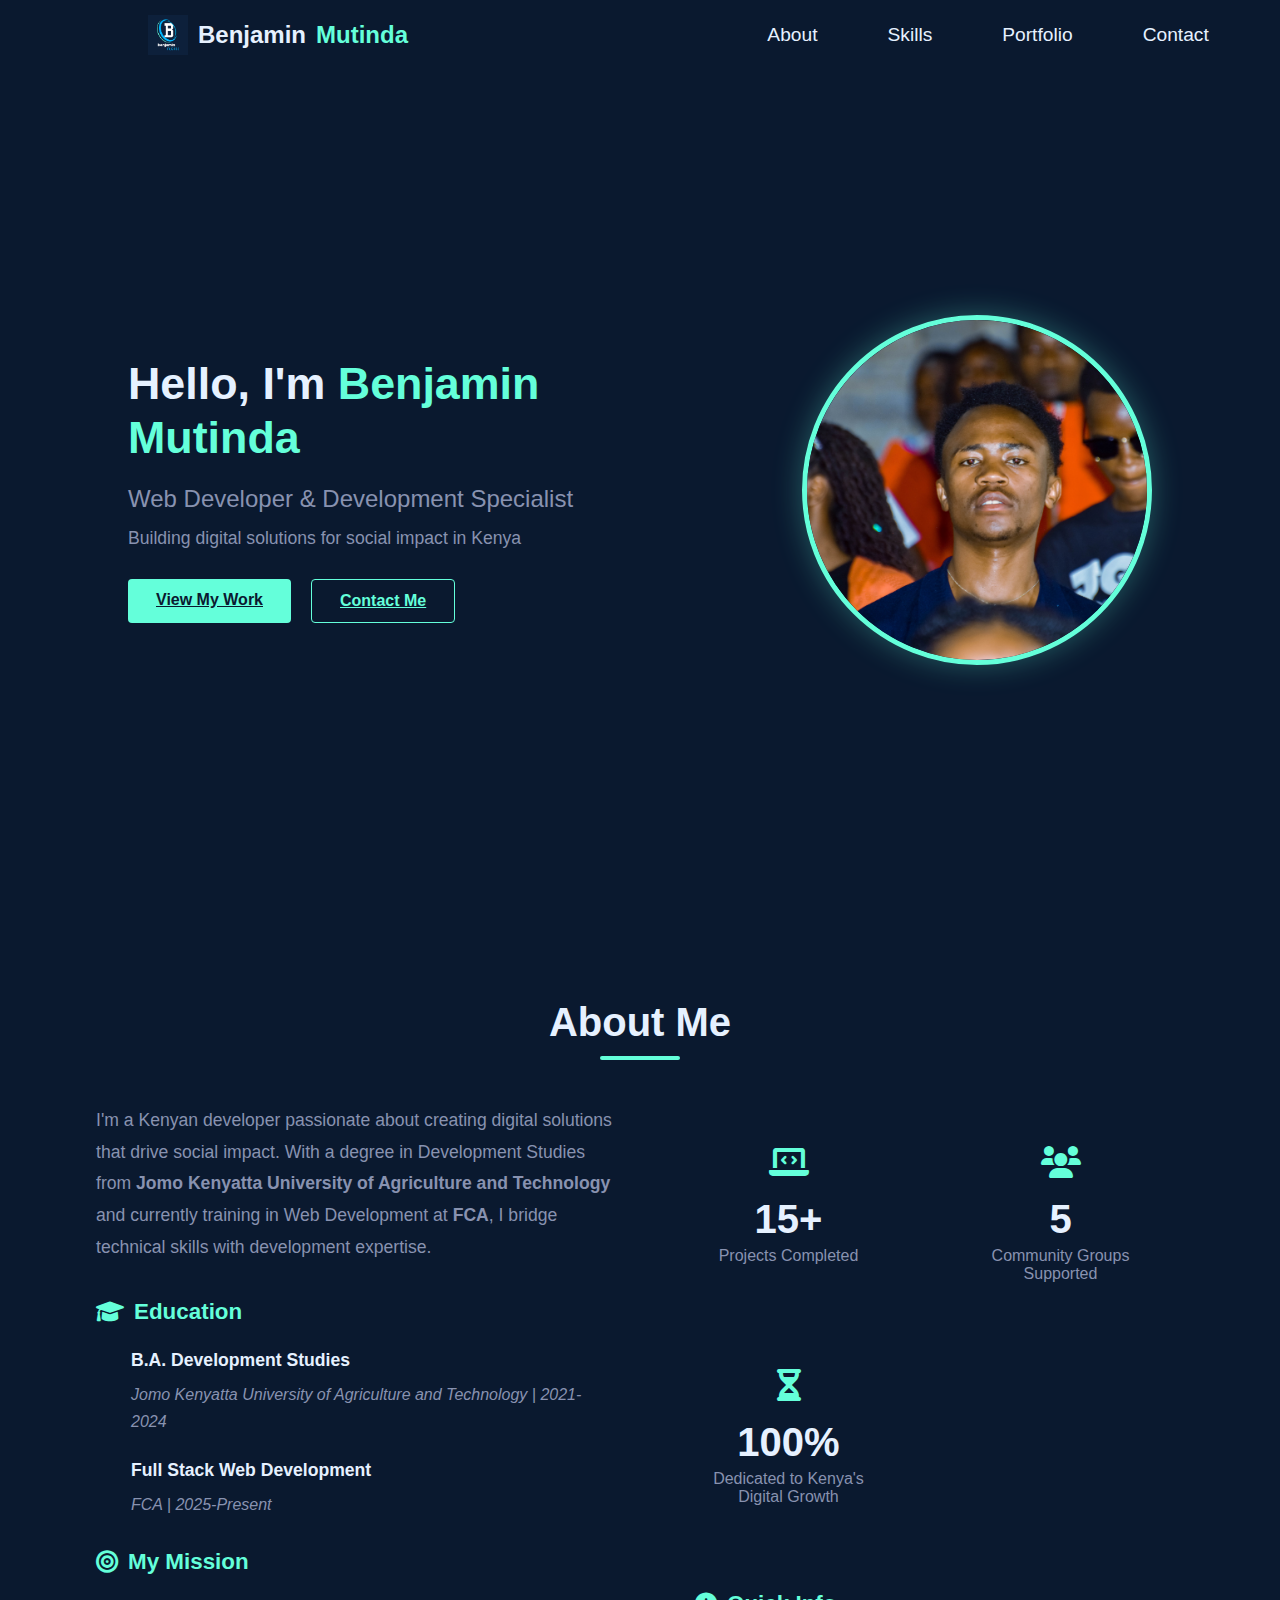
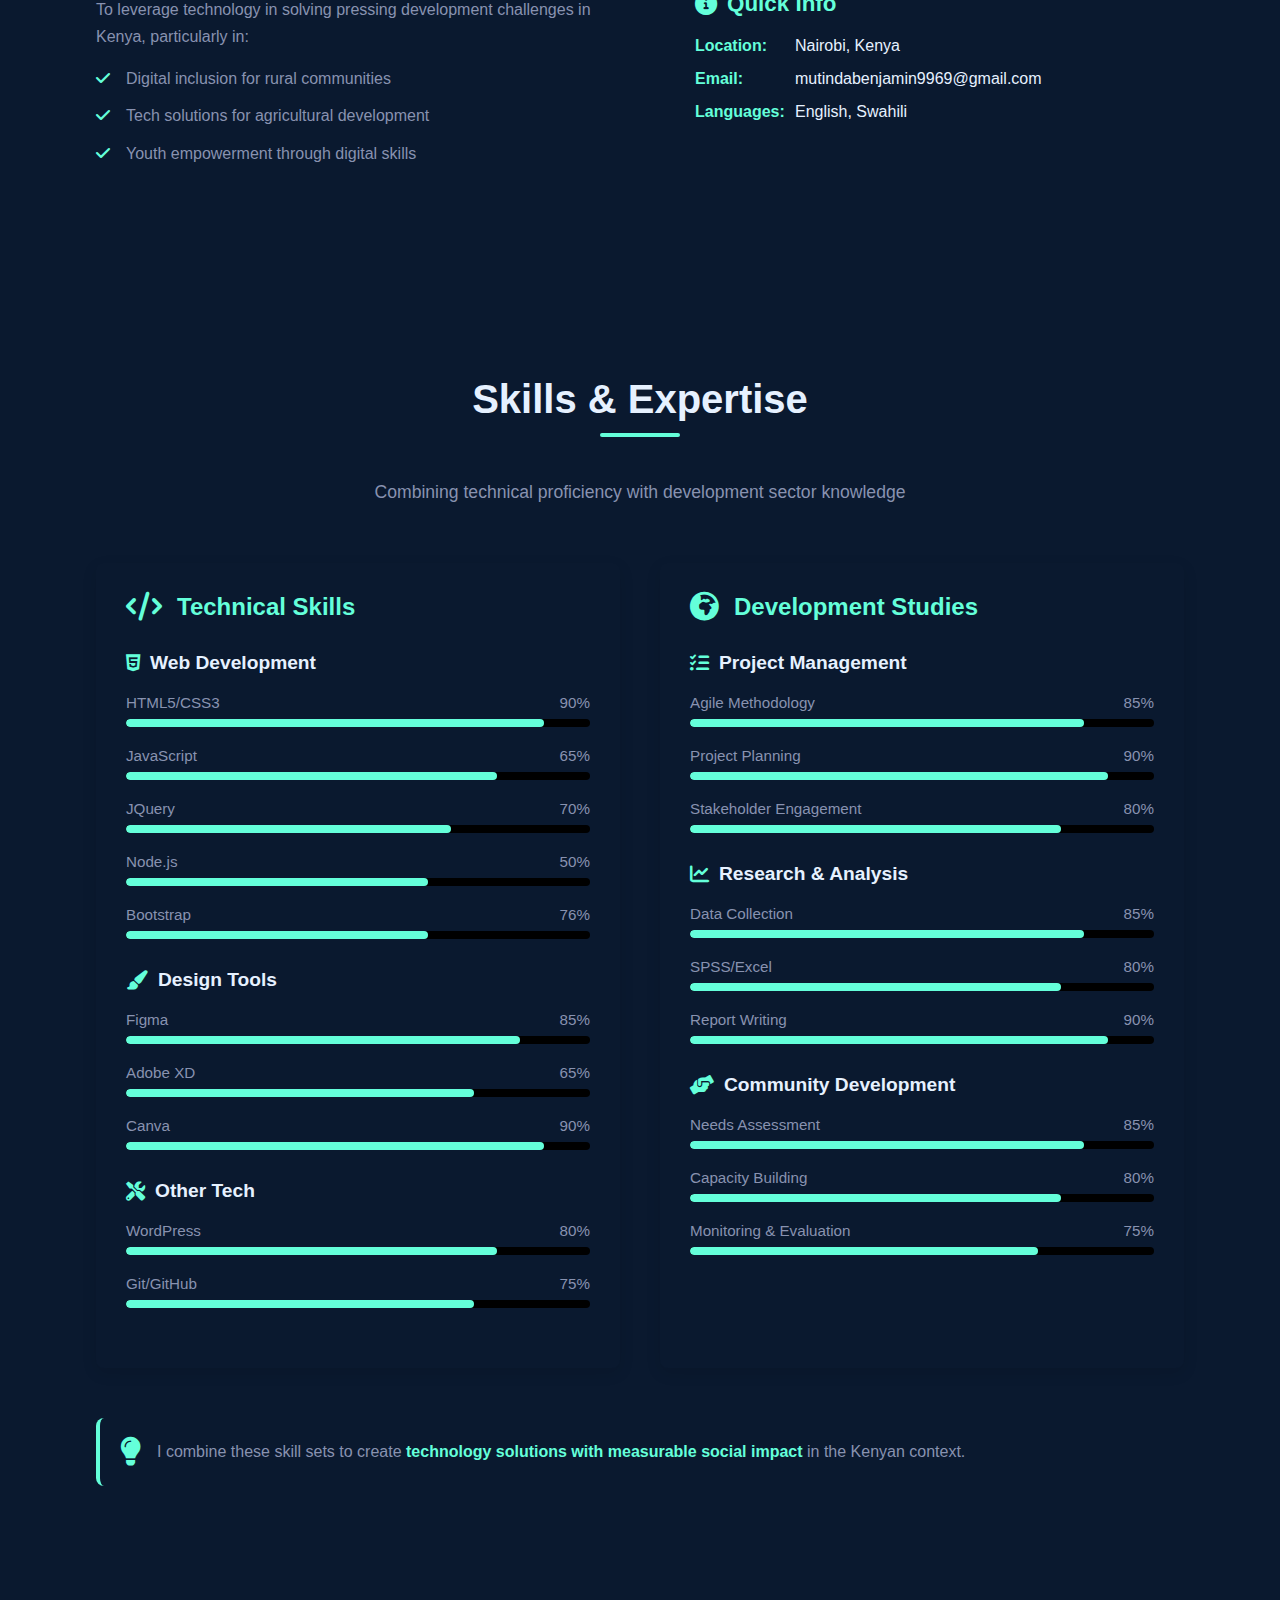
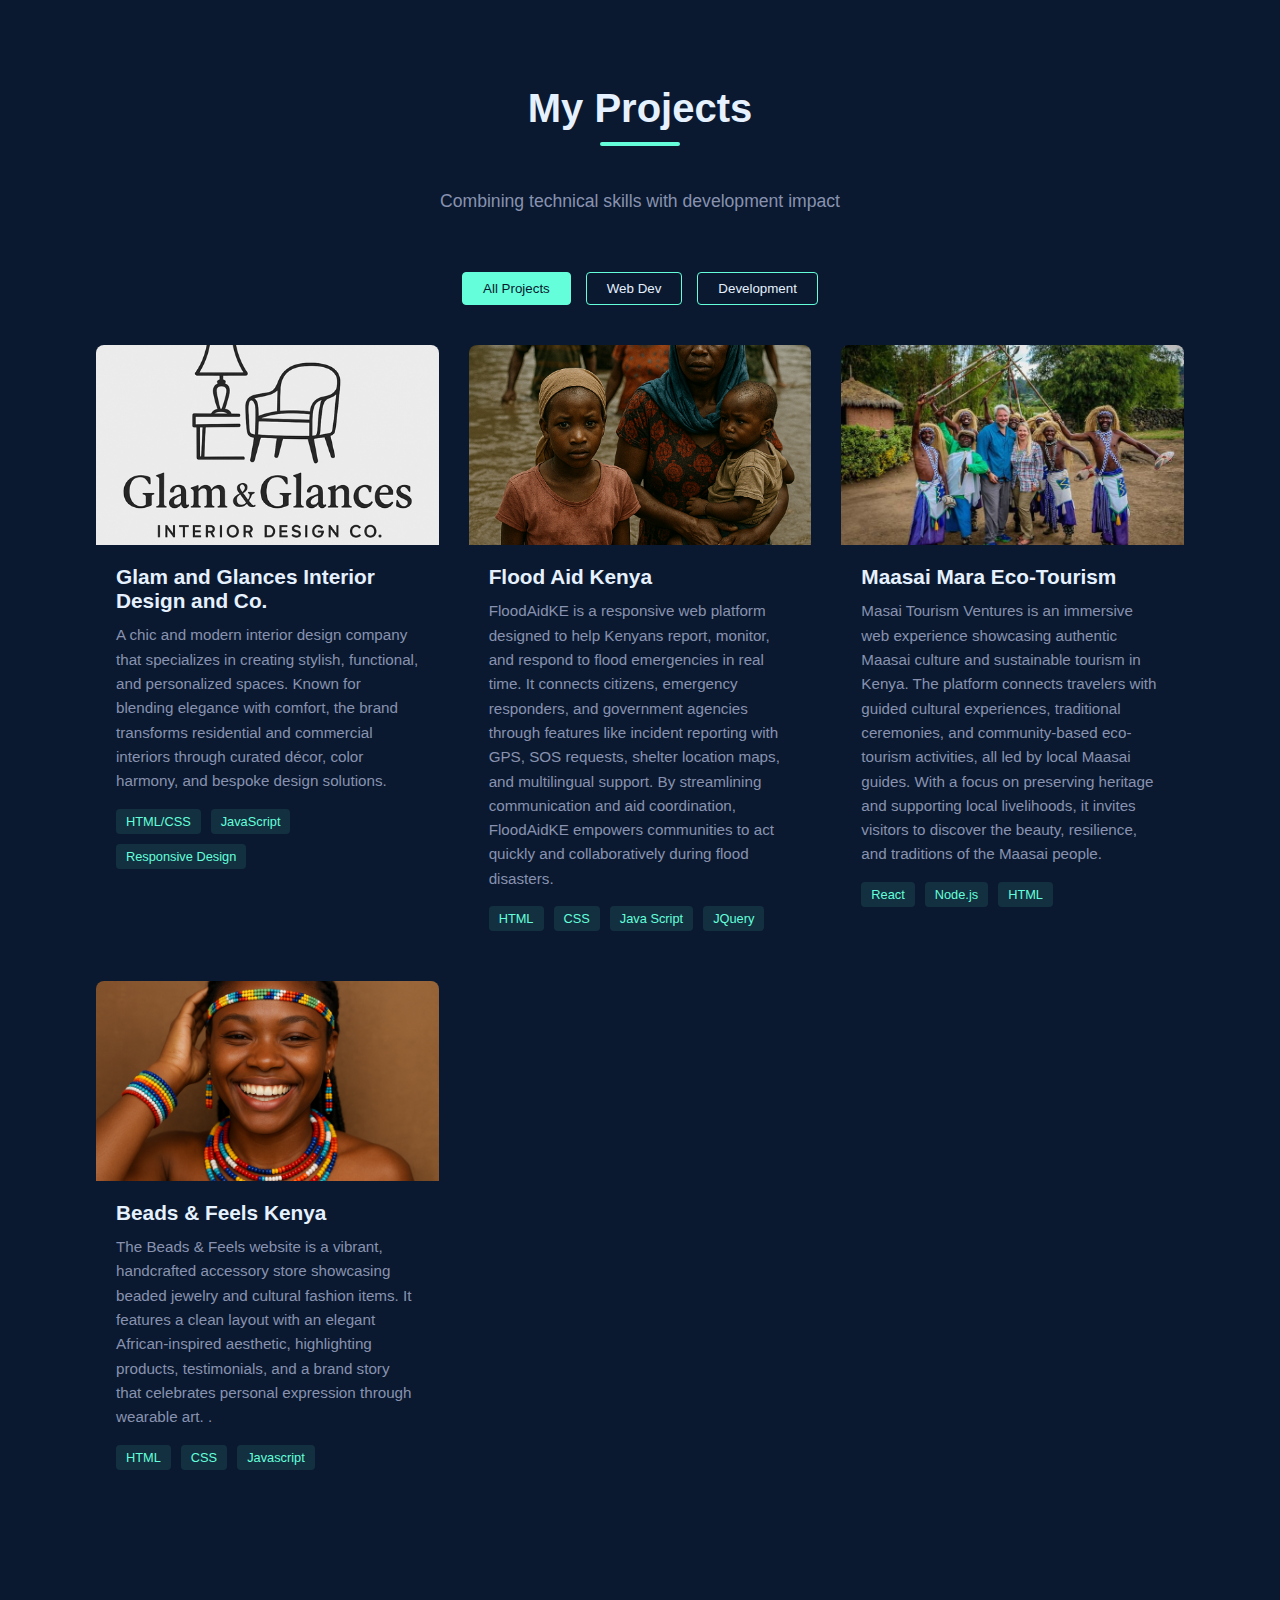
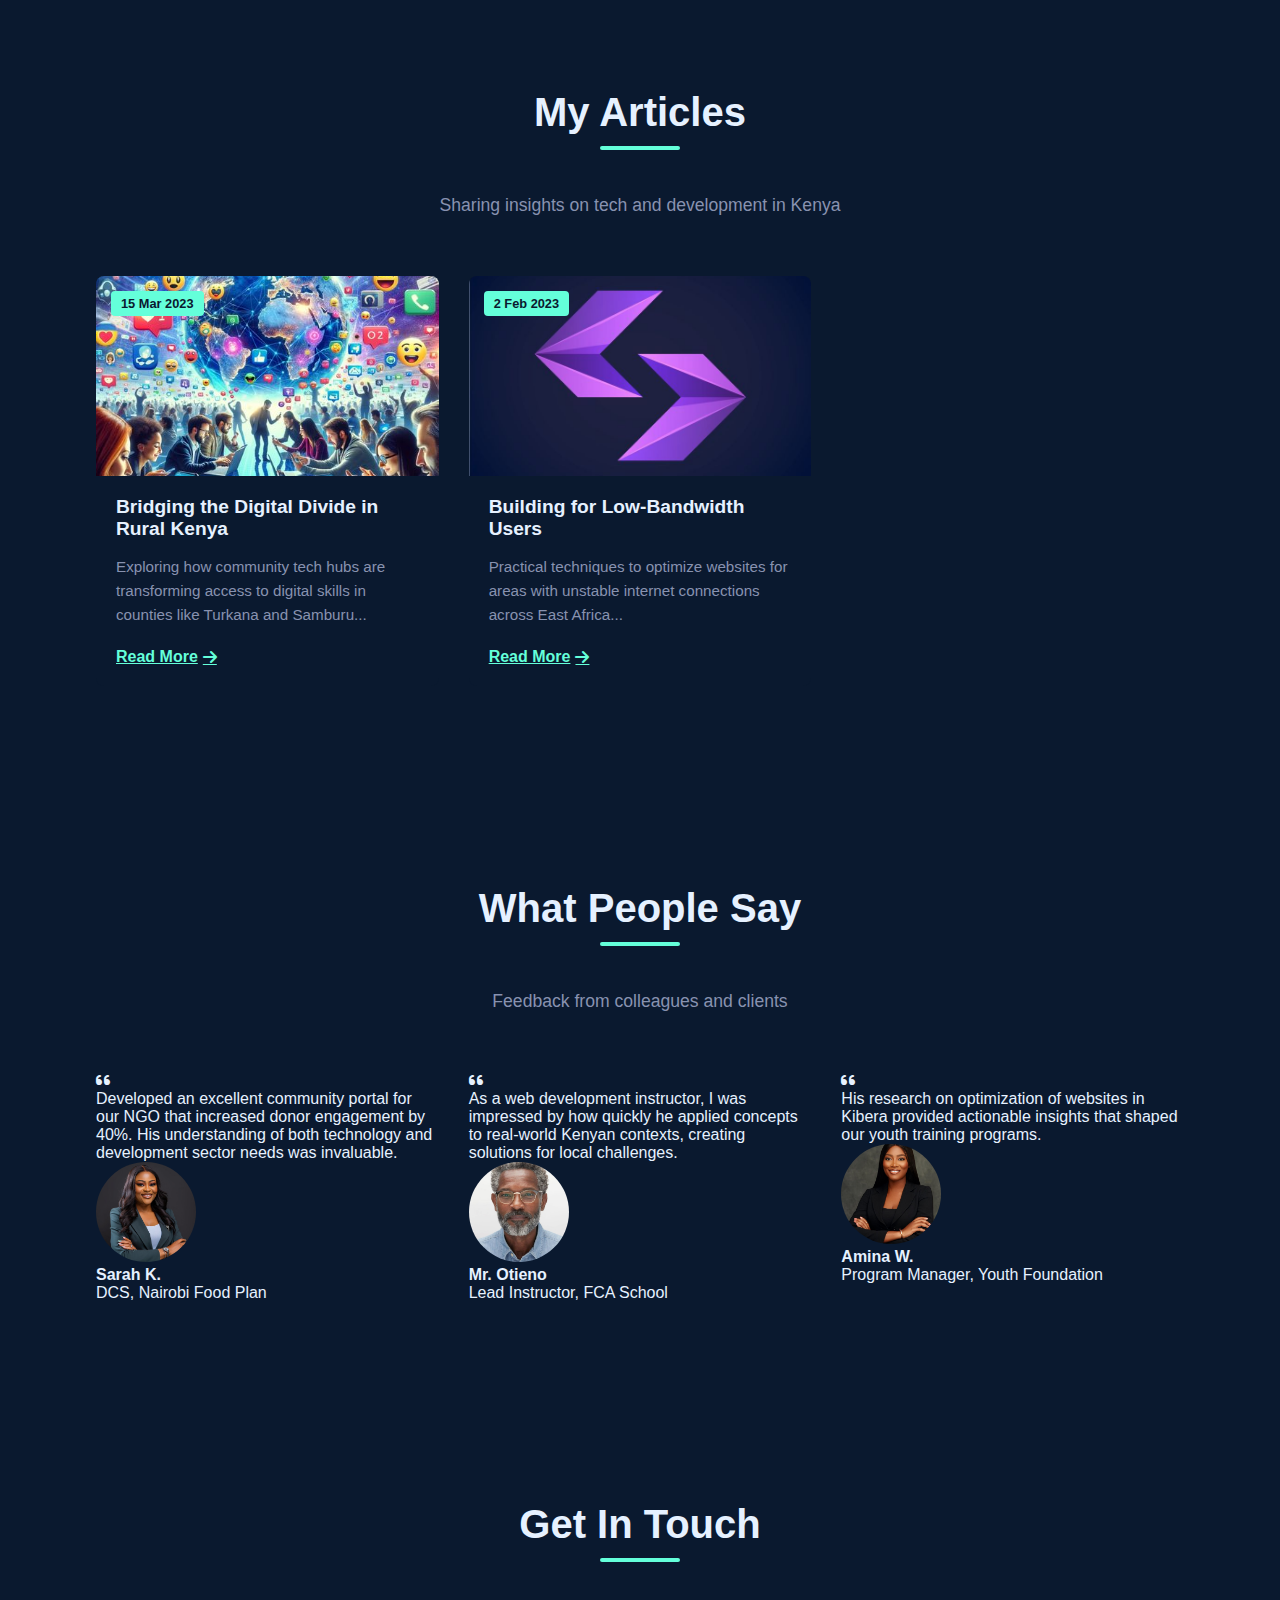
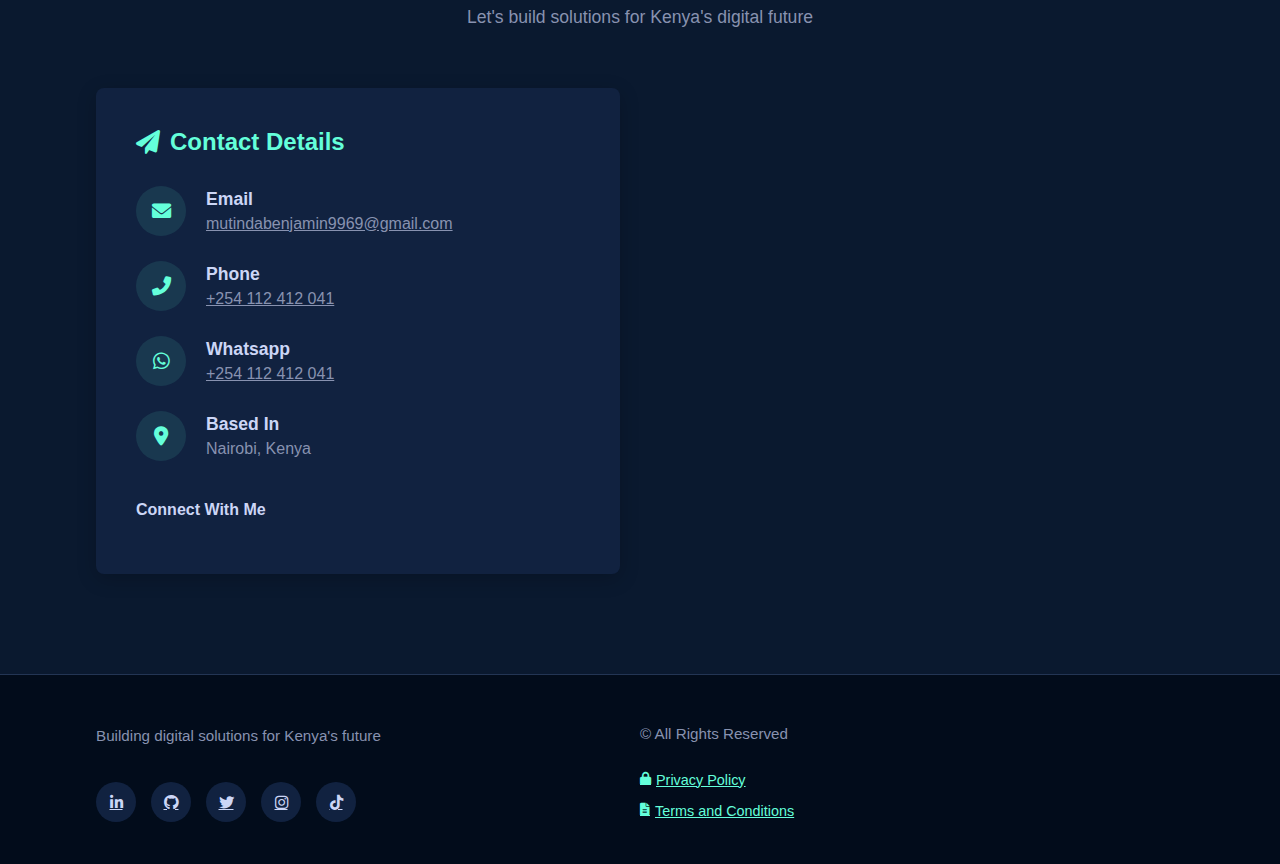
<file: index.html>
<!DOCTYPE html>
<html lang="en">
<head>
    <meta charset="UTF-8">
    <meta name="viewport" content="width=device-width, initial-scale=1.0">
    <title>Benjamin Mutinda | Web Developer & Development Specialist</title>
    <link rel="icon" href="img/benjamin.png" type="png">
    <link rel="stylesheet" href="https://cdnjs.cloudflare.com/ajax/libs/font-awesome/6.0.0-beta3/css/all.min.css">
    <link rel="stylesheet" href="file.css">
    <link rel="stylesheet" href="main.js">
</head>
<body>
    <!-- Hero Section -->
    <header id="hero">
        <nav>
            <div class="logo"> <img src="img/benjamin.png" alt="Benjamin Mutinda" class="logo-img">
                Benjamin<span>Mutinda</span></div>
            <ul class="nav-links">
                <li><a href="#about">About</a></li>
                <li><a href="#skills">Skills</a></li>
                <li><a href="#portfolio">Portfolio</a></li>
                <li><a href="#contact">Contact</a></li>
            </ul>
        </nav>
        
        <div class="hero-content">
            <div class="hero-text">
                <h1>Hello, I'm <span>Benjamin Mutinda</span></h1>
                <h2>Web Developer & Development Specialist</h2>
                <p>Building digital solutions for social impact in Kenya</p>
                <div class="cta-buttons">
                    <a href="#portfolio" class="btn">View My Work</a>
                    <a href="#contact" class="btn btn-outline">Contact Me</a>
                </div>
            </div>
            <div class="hero-image">
                <img src="img/IMG_0540.JPG" alt="My Professional Photo">
            </div>
        </div>
    </header>
 <section id="about" class="section">
    <div class="container">
        <h2 class="section-title">About Me</h2>
        <div class="about-content">
            <div class="about-text">
                <p class="intro">I'm a Kenyan developer passionate about creating digital solutions that drive social impact. With a degree in Development Studies from <strong>Jomo Kenyatta University of Agriculture and Technology</strong> and currently training in Web Development at <strong>FCA</strong>, I bridge technical skills with development expertise.</p>
                
                <div class="education">
                    <h3><i class="fas fa-graduation-cap"></i> Education</h3>
                    <div class="edu-item">
                        <h4>B.A. Development Studies</h4>
                        <p class="institution">Jomo Kenyatta University of Agriculture and Technology | 2021-2024</p>
                    </div>
                    <div class="edu-item">
                        <h4>Full Stack Web Development</h4>
                        <p class="institution">FCA | 2025-Present</p>
                    </div>
                </div>
                <div class="mission">
                    <h3><i class="fas fa-bullseye"></i> My Mission</h3>
                    <p>To leverage technology in solving pressing development challenges in Kenya, particularly in:</p>
                    <ul class="mission-list">
                        <li><i class="fas fa-check"></i> Digital inclusion for rural communities</li>
                        <li><i class="fas fa-check"></i> Tech solutions for agricultural development</li>
                        <li><i class="fas fa-check"></i> Youth empowerment through digital skills</li>
                    </ul>
                </div>
            </div>

            <div class="about-stats">
                <div class="stat-card">
                    <div class="stat-icon">
                        <i class="fas fa-laptop-code"></i>
                    </div>
                    <h3 class="stat-number">15+</h3>
                    <p class="stat-text">Projects Completed</p>
                </div>

                <div class="stat-card">
                    <div class="stat-icon">
                        <i class="fas fa-users"></i>
                    </div>
                    <h3 class="stat-number">5</h3>
                    <p class="stat-text">Community Groups Supported</p>
                </div>

                <div class="stat-card">
                    <div class="stat-icon">
                        <i class="fas fa-hourglass-half"></i>
                    </div>
                    <h3 class="stat-number">100%</h3>
                    <p class="stat-text">Dedicated to Kenya's Digital Growth</p>
                </div>

                <div class="personal-info">
                    <h3><i class="fas fa-info-circle"></i> Quick Info</h3>
                    <div class="info-item">
                        <span>Location:</span>
                        <p>Nairobi, Kenya</p>
                    </div>
                    <div class="info-item">
                        <span>Email:</span>
                        <p>mutindabenjamin9969@gmail.com</p>
                    </div>
                    <div class="info-item">
                        <span>Languages:</span>
                        <p>English, Swahili</p>
                    </div>
                </div>
            </div>
        </div>
    </div>
</section>
<!-- Add this after the About section -->
<section id="skills" class="section">
    <div class="container">
        <h2 class="section-title">Skills & Expertise</h2>
        <p class="section-subtitle">Combining technical proficiency with development sector knowledge</p>
        
        <div class="skills-container">
            <!-- Technical Skills Column -->
            <div class="skills-column">
                <div class="skills-header">
                    <i class="fas fa-code"></i>
                    <h3>Technical Skills</h3>
                </div>
                
                <div class="skill-category">
                    <h4><i class="fab fa-html5"></i> Web Development</h4>
                    <div class="skill-item">
                        <div class="skill-info">
                            <span>HTML5/CSS3</span>
                            <span>90%</span>
                        </div>
                        <div class="skill-bar">
                            <div class="skill-progress" style="width: 90%;"></div>
                        </div>
                    </div>
                    
                    <div class="skill-item">
                        <div class="skill-info">
                            <span>JavaScript</span>
                            <span>65%</span>
                        </div>
                        <div class="skill-bar">
                            <div class="skill-progress" style="width: 80%;"></div>
                        </div>
                    </div>
                    
                    <div class="skill-item">
                        <div class="skill-info">
                            <span>JQuery</span>
                            <span>70%</span>
                        </div>
                        <div class="skill-bar">
                            <div class="skill-progress" style="width: 70%;"></div>
                        </div>
                    </div>
                    
                    <div class="skill-item">
                        <div class="skill-info">
                            <span>Node.js</span>
                            <span>50%</span>
                        </div>
                        <div class="skill-bar">
                            <div class="skill-progress" style="width: 65%;"></div>
                        </div>
                    </div>

                     <div class="skill-item">
                        <div class="skill-info">
                            <span>Bootstrap</span>
                            <span>76%</span>
                        </div>
                        <div class="skill-bar">
                            <div class="skill-progress" style="width: 65%;"></div>
                        </div>
                    </div>
                </div>
                
                <div class="skill-category">
                    <h4><i class="fas fa-paint-brush"></i> Design Tools</h4>
                    <div class="skill-item">
                        <div class="skill-info">
                            <span>Figma</span>
                            <span>85%</span>
                        </div>
                        <div class="skill-bar">
                            <div class="skill-progress" style="width: 85%;"></div>
                        </div>
                    </div>
                    
                    <div class="skill-item">
                        <div class="skill-info">
                            <span>Adobe XD</span>
                            <span>65%</span>
                        </div>
                        <div class="skill-bar">
                            <div class="skill-progress" style="width: 75%;"></div>
                        </div>
                    </div>
                    
                    <div class="skill-item">
                        <div class="skill-info">
                            <span>Canva</span>
                            <span>90%</span>
                        </div>
                        <div class="skill-bar">
                            <div class="skill-progress" style="width: 90%;"></div>
                        </div>
                    </div>
                </div>
                
                <div class="skill-category">
                    <h4><i class="fas fa-tools"></i> Other Tech</h4>
                    <div class="skill-item">
                        <div class="skill-info">
                            <span>WordPress</span>
                            <span>80%</span>
                        </div>
                        <div class="skill-bar">
                            <div class="skill-progress" style="width: 80%;"></div>
                        </div>
                    </div>
                    
                    <div class="skill-item">
                        <div class="skill-info">
                            <span>Git/GitHub</span>
                            <span>75%</span>
                        </div>
                        <div class="skill-bar">
                            <div class="skill-progress" style="width: 75%;"></div>
                        </div>
                    </div>
                </div>
            </div>
            
            <!-- Development Studies Column -->
            <div class="skills-column">
                <div class="skills-header">
                    <i class="fas fa-globe-africa"></i>
                    <h3>Development Studies</h3>
                </div>
                
                <div class="skill-category">
                    <h4><i class="fas fa-tasks"></i> Project Management</h4>
                    <div class="skill-item">
                        <div class="skill-info">
                            <span>Agile Methodology</span>
                            <span>85%</span>
                        </div>
                        <div class="skill-bar">
                            <div class="skill-progress" style="width: 85%;"></div>
                        </div>
                    </div>
                    
                    <div class="skill-item">
                        <div class="skill-info">
                            <span>Project Planning</span>
                            <span>90%</span>
                        </div>
                        <div class="skill-bar">
                            <div class="skill-progress" style="width: 90%;"></div>
                        </div>
                    </div>
                    
                    <div class="skill-item">
                        <div class="skill-info">
                            <span>Stakeholder Engagement</span>
                            <span>80%</span>
                        </div>
                        <div class="skill-bar">
                            <div class="skill-progress" style="width: 80%;"></div>
                        </div>
                    </div>
                </div>
                
                <div class="skill-category">
                    <h4><i class="fas fa-chart-line"></i> Research & Analysis</h4>
                    <div class="skill-item">
                        <div class="skill-info">
                            <span>Data Collection</span>
                            <span>85%</span>
                        </div>
                        <div class="skill-bar">
                            <div class="skill-progress" style="width: 85%;"></div>
                        </div>
                    </div>
                    
                    <div class="skill-item">
                        <div class="skill-info">
                            <span>SPSS/Excel</span>
                            <span>80%</span>
                        </div>
                        <div class="skill-bar">
                            <div class="skill-progress" style="width: 80%;"></div>
                        </div>
                    </div>
                    
                    <div class="skill-item">
                        <div class="skill-info">
                            <span>Report Writing</span>
                            <span>90%</span>
                        </div>
                        <div class="skill-bar">
                            <div class="skill-progress" style="width: 90%;"></div>
                        </div>
                    </div>
                </div>
                
                <div class="skill-category">
                    <h4><i class="fas fa-hands-helping"></i> Community Development</h4>
                    <div class="skill-item">
                        <div class="skill-info">
                            <span>Needs Assessment</span>
                            <span>85%</span>
                        </div>
                        <div class="skill-bar">
                            <div class="skill-progress" style="width: 85%;"></div>
                        </div>
                    </div>
                    
                    <div class="skill-item">
                        <div class="skill-info">
                            <span>Capacity Building</span>
                            <span>80%</span>
                        </div>
                        <div class="skill-bar">
                            <div class="skill-progress" style="width: 80%;"></div>
                        </div>
                    </div>
                    
                    <div class="skill-item">
                        <div class="skill-info">
                            <span>Monitoring & Evaluation</span>
                            <span>75%</span>
                        </div>
                        <div class="skill-bar">
                            <div class="skill-progress" style="width: 75%;"></div>
                        </div>
                    </div>
                </div>
            </div>
        </div>
        
        <div class="skills-note">
            <i class="fas fa-lightbulb"></i>
            <p>I combine these skill sets to create <strong>technology solutions with measurable social impact</strong> in the Kenyan context.</p>
        </div>
    </div>
</section>
<!-- Add this after the Skills section -->
<section id="portfolio" class="section">
    <div class="container">
        <h2 class="section-title">My Projects</h2>
        <p class="section-subtitle">Combining technical skills with development impact</p>
        
        <div class="portfolio-filter">
            <button class="filter-btn active" data-filter="all">All Projects</button>
            <button class="filter-btn" data-filter="web">Web Dev</button>
            <button class="filter-btn" data-filter="development">Development</button>
        </div>
        
        <div class="portfolio-grid">
            <!-- Project 1 - Web Dev -->
            <div class="portfolio-item" data-category="web">
                <div class="portfolio-img">
                    <img src="img/Glam_and_Glances_logo_512_greyscale.png" alt="Glam and Glances Interior Design and Co. Website">
                    <div class="portfolio-links">
                        <a href="https://lordebenjii.github.io/technoshop/" target="_blank">
                            <i class="fab fa-github"></i>
                        </a>
                    
                    </div>
                </div>
                <div class="portfolio-content">
                    <h3>Glam and Glances Interior Design and Co.</h3>
                    <p>A chic and modern interior design company that specializes in creating stylish, functional, and personalized spaces. Known for blending elegance with comfort, the brand transforms residential and commercial interiors through curated décor, color harmony, and bespoke design solutions.</p>
                    <div class="portfolio-tech">
                        <span>HTML/CSS</span>
                        <span>JavaScript</span>
                        <span>Responsive Design</span>
                    </div>
                </div>
            </div>
            
            <!-- Project 2 - Development -->
            <div class="portfolio-item" data-category="development">
                <div class="portfolio-img">
                    <img src="img/floodaid.png" alt="FloodaidKe">
                    <div class="portfolio-links">
                        <a href="https://floodaidkenya.netlify.app/ " target="_blank">
                            <i class="fas fa-file-globe"></i>
                        </a>
                    </div>
                </div>
                <div class="portfolio-content">
                    <h3>Flood Aid Kenya</h3>
                    <p>FloodAidKE is a responsive web platform designed to help Kenyans report, monitor, and respond to flood emergencies in real time. It connects citizens, emergency responders, and government agencies through features like incident reporting with GPS, SOS requests, shelter location maps, and multilingual support. By streamlining communication and aid coordination, FloodAidKE empowers communities to act quickly and collaboratively during flood disasters.</p>
                    <div class="portfolio-tech">
                        <span>HTML</span>
                        <span>CSS</span>
                        <span>Java Script</span>
                        <span> JQuery</span>
                    </div>
                </div>
            </div>
            
            <!-- Project 3 - Web Dev -->
            <div class="portfolio-item" data-category="web">
                <div class="portfolio-img">
                    <img src="img/ecosafari.jpg" alt="Maasai Mara Eco-Tourism">
                    <div class="portfolio-links">
                        <a href="https://lordebenjii.github.io/Masai-Tourism-Ventures/" target="_blank">
                            <i class="fab fa-github"></i>
                        </a>
                       
                    </div>
                </div>
                <div class="portfolio-content">
                    <h3>Maasai Mara Eco-Tourism</h3>
                    <p>Masai Tourism Ventures is an immersive web experience showcasing authentic Maasai culture and sustainable tourism in Kenya. The platform connects travelers with guided cultural experiences, traditional ceremonies, and community-based eco-tourism activities, all led by local Maasai guides. With a focus on preserving heritage and supporting local livelihoods, it invites visitors to discover the beauty, resilience, and traditions of the Maasai people.
</p>
                    <div class="portfolio-tech">
                        <span>React</span>
                        <span>Node.js</span>
                        <span>HTML</span>

        
                    </div>
                </div>
            </div>
            
            <!-- Project 4 - Development -->
            <div class="portfolio-item" data-category="web">
                <div class="portfolio-img">
                    <img src="img/Display.png" alt="Beads & Feels Kenya">
                    <div class="portfolio-links">
                        <a href="https://lordebenjii.github.io/Beads-feels/index.html " target="_blank">
                            <i class="fab fa-github"></i>
                        </a>
                    </div>
                </div>
                <div class="portfolio-content">
                    <h3>Beads & Feels Kenya</h3>
                    <p>The Beads & Feels website is a vibrant, handcrafted accessory store showcasing beaded jewelry and cultural fashion items. It features a clean layout with an elegant African-inspired aesthetic, highlighting products, testimonials, and a brand story that celebrates personal expression through wearable art.
.</p>
                    <div class="portfolio-tech">
                        <span>HTML</span>
                        <span>CSS</span>
                        <span>Javascript</span>
                    </div>
                </div>
            </div>
            
            <!-- Project 5 - Web Dev 
            <div class="portfolio-item" data-category="web">
                <div class="portfolio-img">
                    <img src="img/govtortslal.jpg" alt="County Government Portal">
                    <div class="portfolio-links">
                        <a href="https://github.com/yourusername/county-portal" target="_blank">
                            <i class="fab fa-github"></i>
                        </a>
                    </div>
                </div>
                <div class="portfolio-content">
                    <h3>County Government Portal</h3>
                    <p>Prototype for digitizing local government services in Machakos County.</p>
                    <div class="portfolio-tech">
                        <span>WordPress</span>
                        <span>PHP</span>
                        <span>UI/UX Design</span>
                    </div>
                </div>
            </div>
        </div>-->
    </div>
</section>
<script>
  // Select all filter buttons
  const filterButtons = document.querySelectorAll('.filter-btn');
  const portfolioItems = document.querySelectorAll('.portfolio-item');

  filterButtons.forEach(btn => {
    btn.addEventListener('click', () => {
      // Remove 'active' class from all buttons
      filterButtons.forEach(button => button.classList.remove('active'));
      // Add 'active' class to the clicked button
      btn.classList.add('active');

      const filterValue = btn.getAttribute('data-filter');

      portfolioItems.forEach(item => {
        const itemCategory = item.getAttribute('data-category');

        // Show all or matching items
        if (filterValue === 'all' || filterValue === itemCategory) {
          item.style.display = 'block';
        } else {
          item.style.display = 'none';
        }
      });
    });
  });
</script>



<!-- Blog/Articles Section -->
<section id="blog" class="section">
    <div class="container">
        <h2 class="section-title">My Articles</h2>
        <p class="section-subtitle">Sharing insights on tech and development in Kenya</p>
        
        <div class="blog-grid">
            <!-- Article 1 -->
            <article class="blog-card">
                <div class="blog-img">
                    <img src="img/digitalliteracy.jpg" alt="Tech in Rural Kenya">
                    <div class="blog-date">15 Mar 2023</div>
                </div>
                <div class="blog-content">
                    <h3>Bridging the Digital Divide in Rural Kenya</h3>
                    <p>Exploring how community tech hubs are transforming access to digital skills in counties like Turkana and Samburu...</p>
                    <a href=" https://lordebenjii.github.io/digitaldivide/" class="read-more">Read More <i class="fas fa-arrow-right"></i></a>
                </div>
            </article>
            
            <!-- Article 2 -->
            <article class="blog-card">
                <div class="blog-img">
                    <img src="img/web dev.jpg" alt="Web Dev Tips">
                    <div class="blog-date">2 Feb 2023</div>
                </div>
                <div class="blog-content">
                    <h3>Building for Low-Bandwidth Users</h3>
                    <p>Practical techniques to optimize websites for areas with unstable internet connections across East Africa...</p>
                    <a href="https://medium.com/@mutindabenjamin9969/building-for-low-bandwidth-users-92665cc9edfe " class="read-more">Read More <i class="fas fa-arrow-right"></i></a>
                </div>
            </article>
        </div>
        
        <!--<div class="blog-cta">
            <p>More articles on my <a href="#" class="medium-link">Medium blog <i class="fab fa-medium"></i></a></p>
        </div>-->
    </div>
</section>

<!-- Testimonials Section -->
<section id="testimonials" class="section">
    <div class="container">
        <h2 class="section-title">What People Say</h2>
        <p class="section-subtitle">Feedback from colleagues and clients</p>
        
        <div class="testimonial-grid">
            <!-- Testimonial 1 -->
            <div class="testimonial-card">
                <div class="testimonial-content">
                    <i class="fas fa-quote-left"></i>
                    <p>Developed an excellent community portal for our NGO that increased donor engagement by 40%. His understanding of both technology and development sector needs was invaluable.</p>
                </div>
                <div class="testimonial-author">
                    <img src="img/sarah.jpg" alt="Sarah K.">
                    <div>
                        <h4>Sarah K.</h4>
                        <p>DCS, Nairobi Food Plan</p>
                    </div>
                </div>
            </div>
            
            <!-- Testimonial 2 -->
            <div class="testimonial-card">
                <div class="testimonial-content">
                    <i class="fas fa-quote-left"></i>
                    <p>As a web development instructor, I was impressed by how quickly he applied concepts to real-world Kenyan contexts, creating solutions for local challenges.</p>
                </div>
                <div class="testimonial-author">
                    <img src="img/fb2363972fe0487685467f288cad0f6c.jpg" alt="Mr. Otieno">
                    <div>
                        <h4>Mr. Otieno</h4>
                        <p>Lead Instructor, FCA School</p>
                    </div>
                </div>
            </div>
            
            <!-- Testimonial 3 -->
            <div class="testimonial-card">
                <div class="testimonial-content">
                    <i class="fas fa-quote-left"></i>
                    <p>His research on optimization of websites in Kibera provided actionable insights that shaped our youth training programs.</p>
                </div>
                <div class="testimonial-author">
                    <img src="img/amina.jpg" alt="Amina W.">
                    <div>
                        <h4>Amina W.</h4>
                        <p>Program Manager, Youth Foundation</p>
                    </div>
                </div>
            </div>
        </div>
    </div>
</section>
<!-- Add this after the Testimonials section -->
<!-- Contact Section -->
<section id="contact" class="section dark-section">
    <div class="container">
        <h2 class="section-title">Get In Touch</h2>
        <p class="section-subtitle">Let's build solutions for Kenya's digital future</p>
        
        <div class="contact-container">
            <!-- Contact Card (Left Side) -->
            <div class="contact-card">
                <h3><i class="fas fa-paper-plane"></i> Contact Details</h3>
                
                <div class="contact-method">
                    <div class="contact-icon">
                        <i class="fas fa-envelope"></i>
                    </div>
                    <div>
                        <h4>Email</h4>
                        <a href="mailto:mutindabenjamin9969@gmail.com">mutindabenjamin9969@gmail.com</a>
                    </div>
                </div>
                
                <div class="contact-method">
                    <div class="contact-icon">
                        <i class="fas fa-phone-alt"></i>
                    </div>
                    <div>
                        <h4>Phone</h4>
                        <a href="tel:+254112412041">+254 112 412 041 </a>
                    </div>
                </div>   
                <div class ="contact-method"> 
                    <div class="contact-icon">
                        <i class="fab fa-whatsapp"></i>
                    </div>
                    <div>
                        <h4>Whatsapp</h4>
                        
                        <a href="https://wa.me/254112412041" target="_blank">+254 112 412 041</a>
 
                    </div>
                </div>
                
                <div class="contact-method">
                    <div class="contact-icon">
                        <i class="fas fa-map-marker-alt"></i>
                    </div>
                    <div>
                        <h4>Based In</h4>
                        <p>Nairobi, Kenya</p>
                        
                    </div>
                </div>
                
                <div class="social-section">
                    <h4>Connect With Me</h4>
                </div>
            </div>
        </div>
    </div>
</section>
<!-- Copyright Footer -->
<footer class="copyright-footer">
    <div class="container">
        <div class="footer-content">
            <!-- Brand Column -->
            <div class="footer-brand">
                <p class="tagline">Building digital solutions for Kenya's future</p>
                
                <div class="footer-social">
                    <a href="www.linkedin.com/in/benjamin-mutinda-240b5824a " target="_blank" aria-label="LinkedIn">
                        <i class="fab fa-linkedin-in"></i>
                    </a>
                    <a href="https://github.com/lordebenjii" target="_blank" aria-label="GitHub">
                        <i class="fab fa-github"></i>
                    </a>
                    <a href="https://x.com/legendofbenjiii?s=09" target="_blank" aria-label="Twitter">
                        <i class="fab fa-twitter"></i>
                    </a>
                    <a href="https://www.instagram.com/b3njiii._?igsh=eWN1bWc3NHFoNWdy" target="_blank" aria-label="Instagram">
                        <i class="fab fa-instagram"></i>
                    </a>
                    <a href="https://www.tiktok.com/@lordebenjiii?_t=ZM-8wbbyAi7rZY&_r=1 " target="_blank" aria-label="Tiktok">
                        <i class="fab fa-tiktok"></i>
                    </a>    
                </div>
            </div>
            <!-- Legal Column -->
            <div class="legal-info">
                <div class="copyright-notice">
                    <p>&copy; <span id="current-year"></span> All Rights Reserved</p>
                </div>
                
                <div class="policy-links">
                    <a href="#"><i class="fas fa-lock"></i> Privacy Policy</a>
                    <a href="#"><i class="fas fa-file-alt"></i> Terms and Conditions</a>
                </div>
            </div>
        </div>
    </div>
</footer>
</body>
</html>
</file>
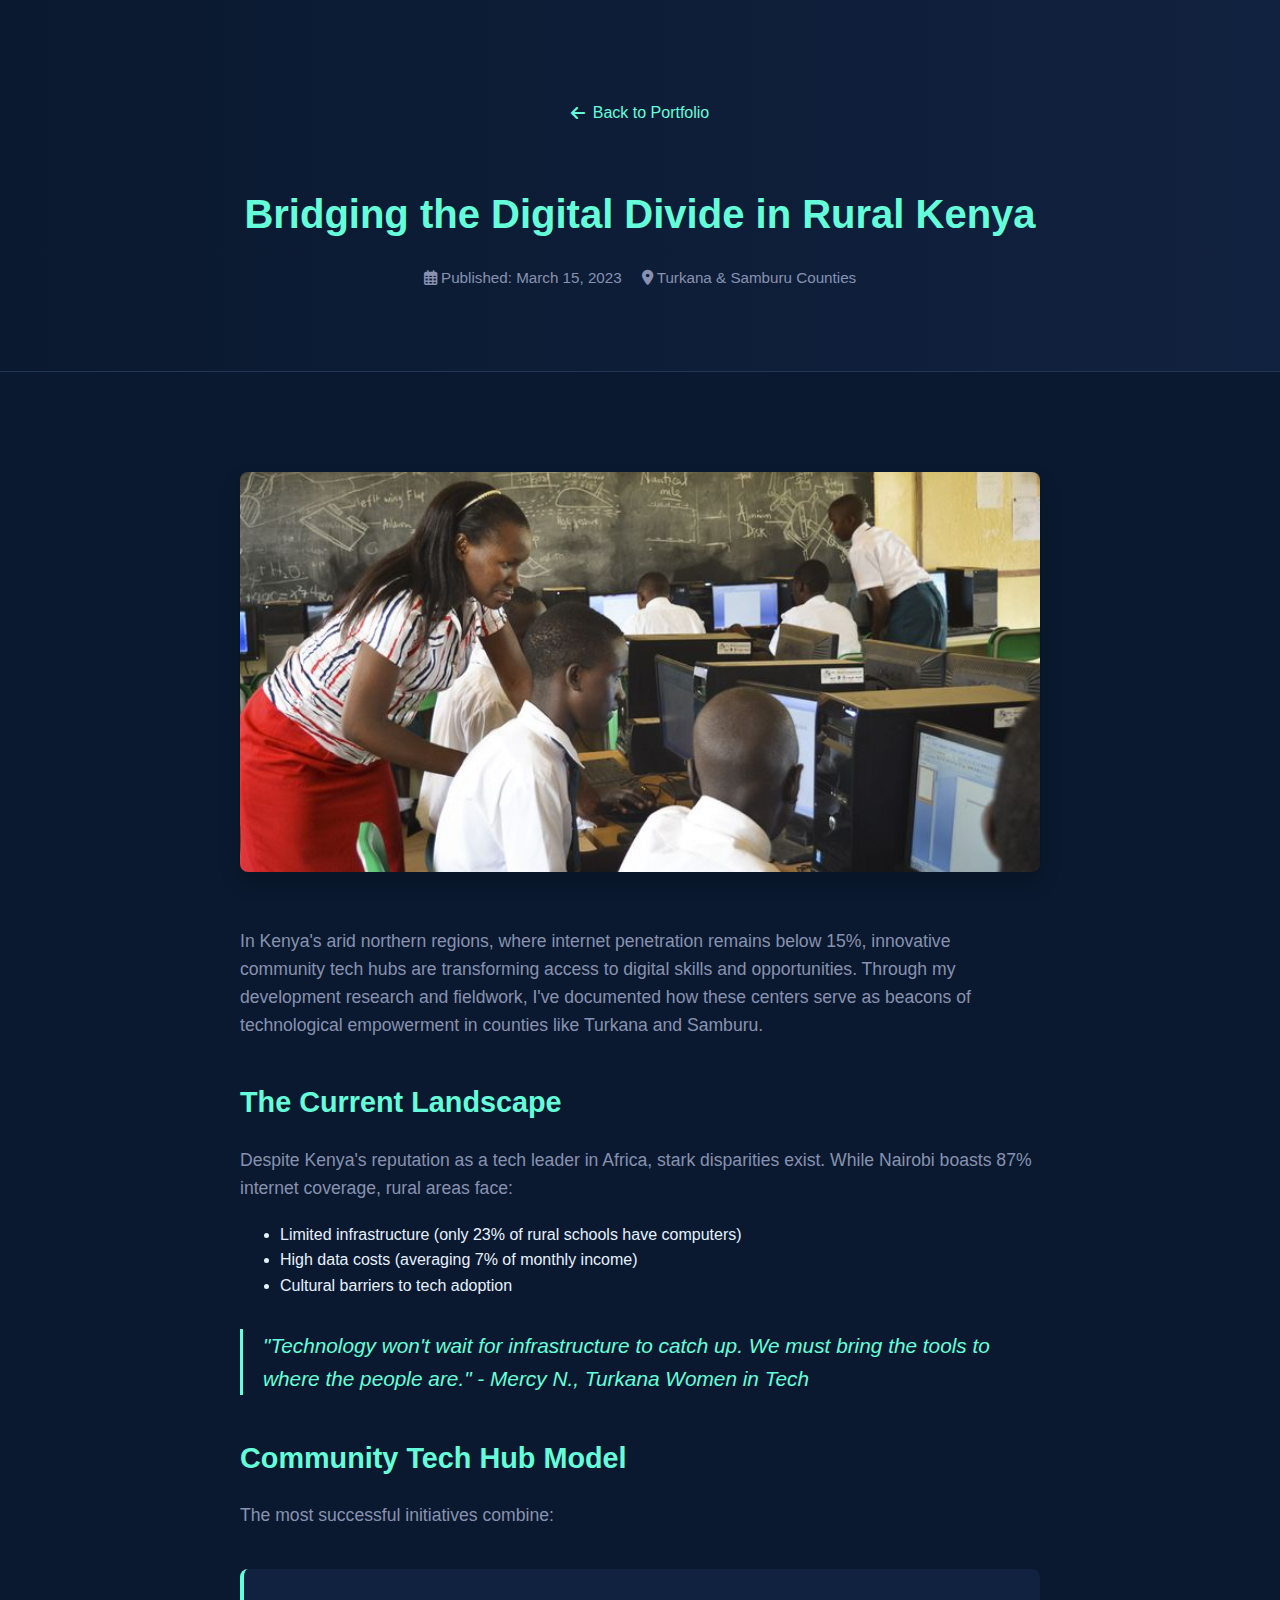
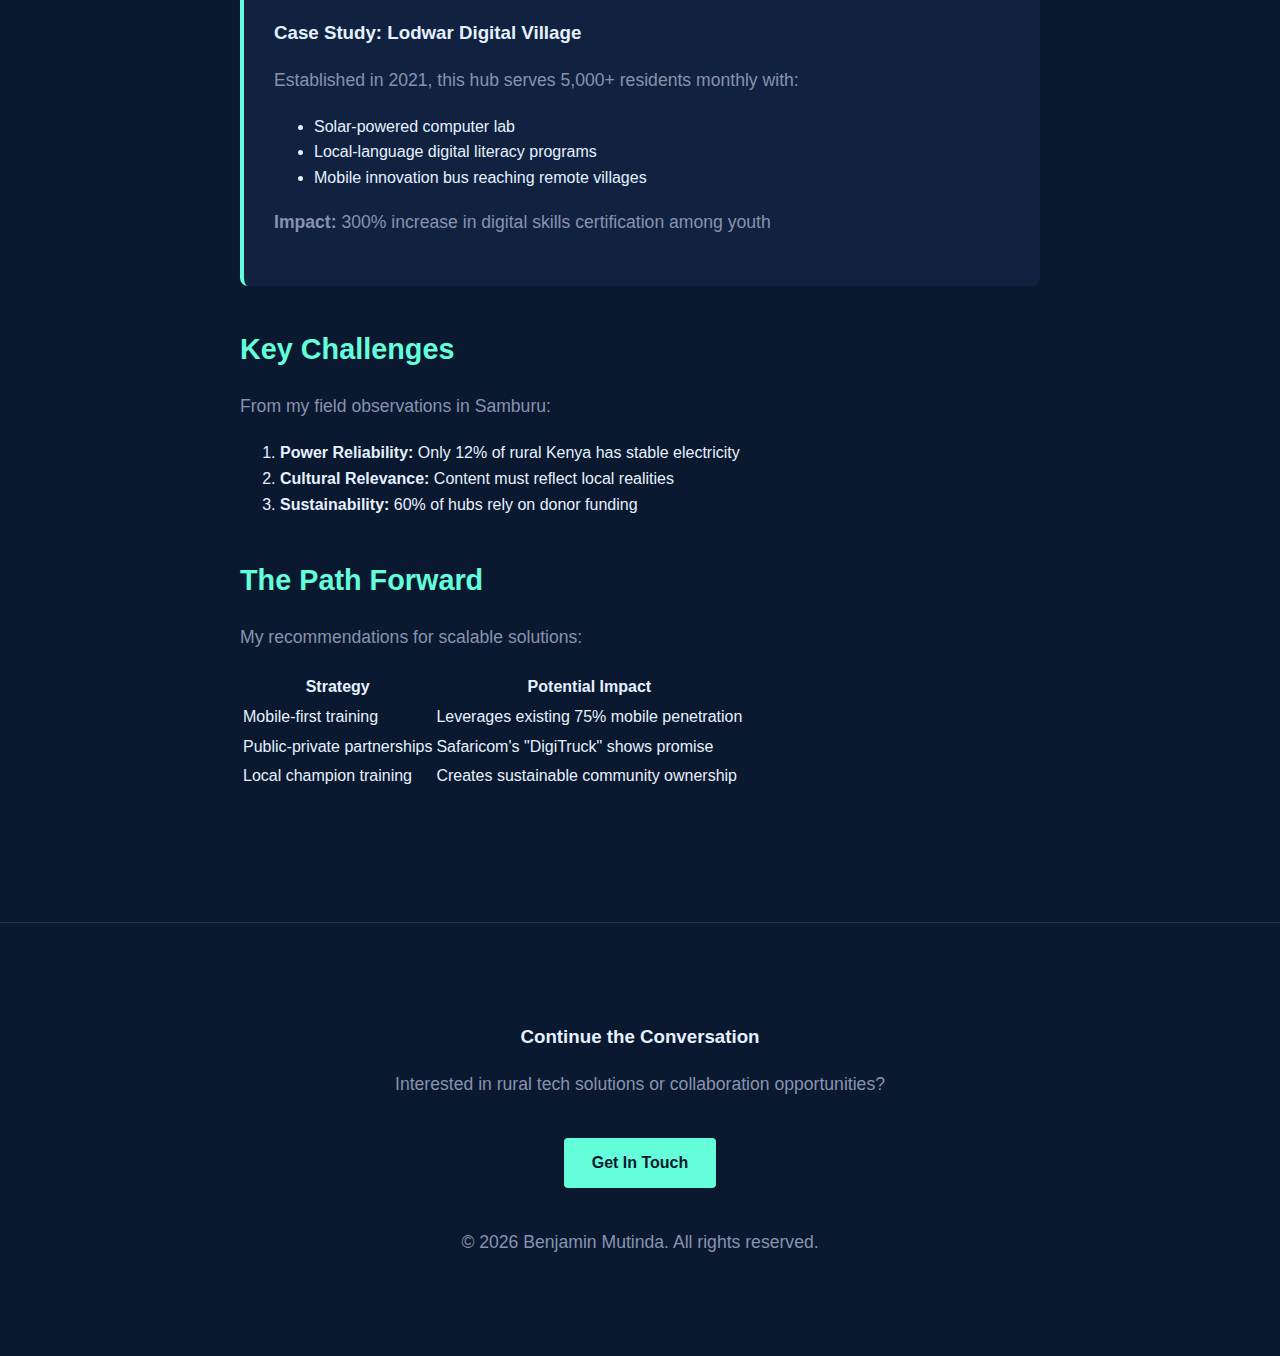
<file: digital.divide.html>
<!DOCTYPE html>
<html lang="en">
<head>
    <meta charset="UTF-8">
    <meta name="viewport" content="width=device-width, initial-scale=1.0">
    <title>Bridging Kenya's Digital Divide | Your Name</title>
    <link rel="stylesheet" href="https://cdnjs.cloudflare.com/ajax/libs/font-awesome/6.0.0-beta3/css/all.min.css">
    <style>
        :root {
            --primary-color: #0a192f;
            --secondary-color: #020c1b;
            --accent-color: #64ffda;
            --text-color: #e6f1ff;
            --text-secondary: #8892b0;
        }
        
        body {
            font-family: 'Segoe UI', Tahoma, Geneva, Verdana, sans-serif;
            line-height: 1.6;
            color: var(--text-color);
            background-color: var(--primary-color);
            margin: 0;
            padding: 0;
        }
        
        .container {
            width: 85%;
            max-width: 1200px;
            margin: 0 auto;
            padding: 40px 0;
        }
        
        /* Header Styles */
        .article-header {
            text-align: center;
            padding: 60px 0 40px;
            background: linear-gradient(to right, #0a192f, #112240);
            border-bottom: 1px solid #233554;
        }
        
        .back-link {
            display: inline-flex;
            align-items: center;
            gap: 8px;
            color: var(--accent-color);
            margin-bottom: 30px;
            text-decoration: none;
            transition: gap 0.3s ease;
        }
        
        .back-link:hover {
            gap: 12px;
        }
        
        .article-title {
            font-size: 2.5rem;
            margin-bottom: 20px;
            color: var(--accent-color);
        }
        
        .article-meta {
            color: var(--text-secondary);
            display: flex;
            justify-content: center;
            gap: 20px;
            font-size: 0.95rem;
        }
        
        /* Article Content Styles */
        .article-content {
            max-width: 800px;
            margin: 0 auto;
            padding: 30px 0;
        }
        
        .article-image {
            width: 100%;
            height: 400px;
            object-fit: cover;
            border-radius: 8px;
            margin: 30px 0;
            box-shadow: 0 10px 20px rgba(0,0,0,0.2);
        }
        
        h2 {
            color: var(--accent-color);
            margin: 40px 0 20px;
            font-size: 1.8rem;
        }
        
        p {
            margin-bottom: 20px;
            color: var(--text-secondary);
            font-size: 1.1rem;
        }
        
        .pull-quote {
            font-size: 1.3rem;
            color: var(--accent-color);
            border-left: 3px solid var(--accent-color);
            padding-left: 20px;
            margin: 30px 0;
            font-style: italic;
        }
        
        /* Case Study Section */
        .case-study {
            background-color: #112240;
            padding: 30px;
            border-radius: 8px;
            margin: 40px 0;
            border-left: 4px solid var(--accent-color);
        }
        
        .case-study h3 {
            color: var(--text-color);
            margin-bottom: 15px;
        }
        
        /* Footer Styles */
        .article-footer {
            text-align: center;
            padding: 40px 0;
            border-top: 1px solid #233554;
            margin-top: 60px;
        }
        
        .cta-button {
            display: inline-block;
            background-color: var(--accent-color);
            color: var(--primary-color);
            padding: 12px 28px;
            border-radius: 4px;
            font-weight: 600;
            text-decoration: none;
            margin-top: 20px;
            transition: all 0.3s ease;
        }
        
        .cta-button:hover {
            transform: translateY(-3px);
            box-shadow: 0 5px 15px rgba(100, 255, 218, 0.3);
        }
        
        /* Responsive Design */
        @media (max-width: 768px) {
            .container {
                width: 90%;
            }
            
            .article-title {
                font-size: 2rem;
            }
            
            .article-image {
                height: 250px;
            }
        }
    </style>
</head>
<body>
    <!-- Article Header -->
    <header class="article-header">
        <div class="container">
            <a href="index.html" class="back-link">
                <i class="fas fa-arrow-left"></i> Back to Portfolio
            </a>
            <h1 class="article-title">Bridging the Digital Divide in Rural Kenya</h1>
            <div class="article-meta">
                <span><i class="far fa-calendar-alt"></i> Published: March 15, 2023</span>
                <span><i class="fas fa-map-marker-alt"></i> Turkana & Samburu Counties</span>
            </div>
        </div>
    </header>
    
    <!-- Article Content -->
    <div class="container">
        <article class="article-content">
            <img src="img/Community tech hub in Turkana.jpg" alt="Community tech hub in Turkana" class="article-image">
            
            <p>In Kenya's arid northern regions, where internet penetration remains below 15%, innovative community tech hubs are transforming access to digital skills and opportunities. Through my development research and fieldwork, I've documented how these centers serve as beacons of technological empowerment in counties like Turkana and Samburu.</p>
            
            <h2>The Current Landscape</h2>
            
            <p>Despite Kenya's reputation as a tech leader in Africa, stark disparities exist. While Nairobi boasts 87% internet coverage, rural areas face:</p>
            
            <ul>
                <li>Limited infrastructure (only 23% of rural schools have computers)</li>
                <li>High data costs (averaging 7% of monthly income)</li>
                <li>Cultural barriers to tech adoption</li>
            </ul>
            
            <div class="pull-quote">
                "Technology won't wait for infrastructure to catch up. We must bring the tools to where the people are." - Mercy N., Turkana Women in Tech
            </div>
            
            <h2>Community Tech Hub Model</h2>
            
            <p>The most successful initiatives combine:</p>
            
            <div class="case-study">
                <h3>Case Study: Lodwar Digital Village</h3>
                <p>Established in 2021, this hub serves 5,000+ residents monthly with:</p>
                <ul>
                    <li>Solar-powered computer lab</li>
                    <li>Local-language digital literacy programs</li>
                    <li>Mobile innovation bus reaching remote villages</li>
                </ul>
                <p><strong>Impact:</strong> 300% increase in digital skills certification among youth</p>
            </div>
            
            <h2>Key Challenges</h2>
            
            <p>From my field observations in Samburu:</p>
            
            <ol>
                <li><strong>Power Reliability:</strong> Only 12% of rural Kenya has stable electricity</li>
                <li><strong>Cultural Relevance:</strong> Content must reflect local realities</li>
                <li><strong>Sustainability:</strong> 60% of hubs rely on donor funding</li>
            </ol>
            
            <h2>The Path Forward</h2>
            
            <p>My recommendations for scalable solutions:</p>
            
            <table>
                <tr>
                    <th>Strategy</th>
                    <th>Potential Impact</th>
                </tr>
                <tr>
                    <td>Mobile-first training</td>
                    <td>Leverages existing 75% mobile penetration</td>
                </tr>
                <tr>
                    <td>Public-private partnerships</td>
                    <td>Safaricom's "DigiTruck" shows promise</td>
                </tr>
                <tr>
                    <td>Local champion training</td>
                    <td>Creates sustainable community ownership</td>
                </tr>
            </table>
        </article>
    </div>
    
    <!-- Article Footer -->
    <footer class="article-footer">
        <div class="container">
            <h3>Continue the Conversation</h3>
            <p>Interested in rural tech solutions or collaboration opportunities?</p>
            <a href="index.html#contact" class="cta-button">Get In Touch</a>
            <div style="margin-top: 40px; color: var(--text-secondary);">
                <p>&copy; <span id="current-year"></span> Benjamin Mutinda. All rights reserved.</p>
            </div>
        </div>
    </footer>

    <script>
        // Auto-update copyright year
        document.getElementById('current-year').textContent = new Date().getFullYear();
    </script>
</body>
</html>
</file>
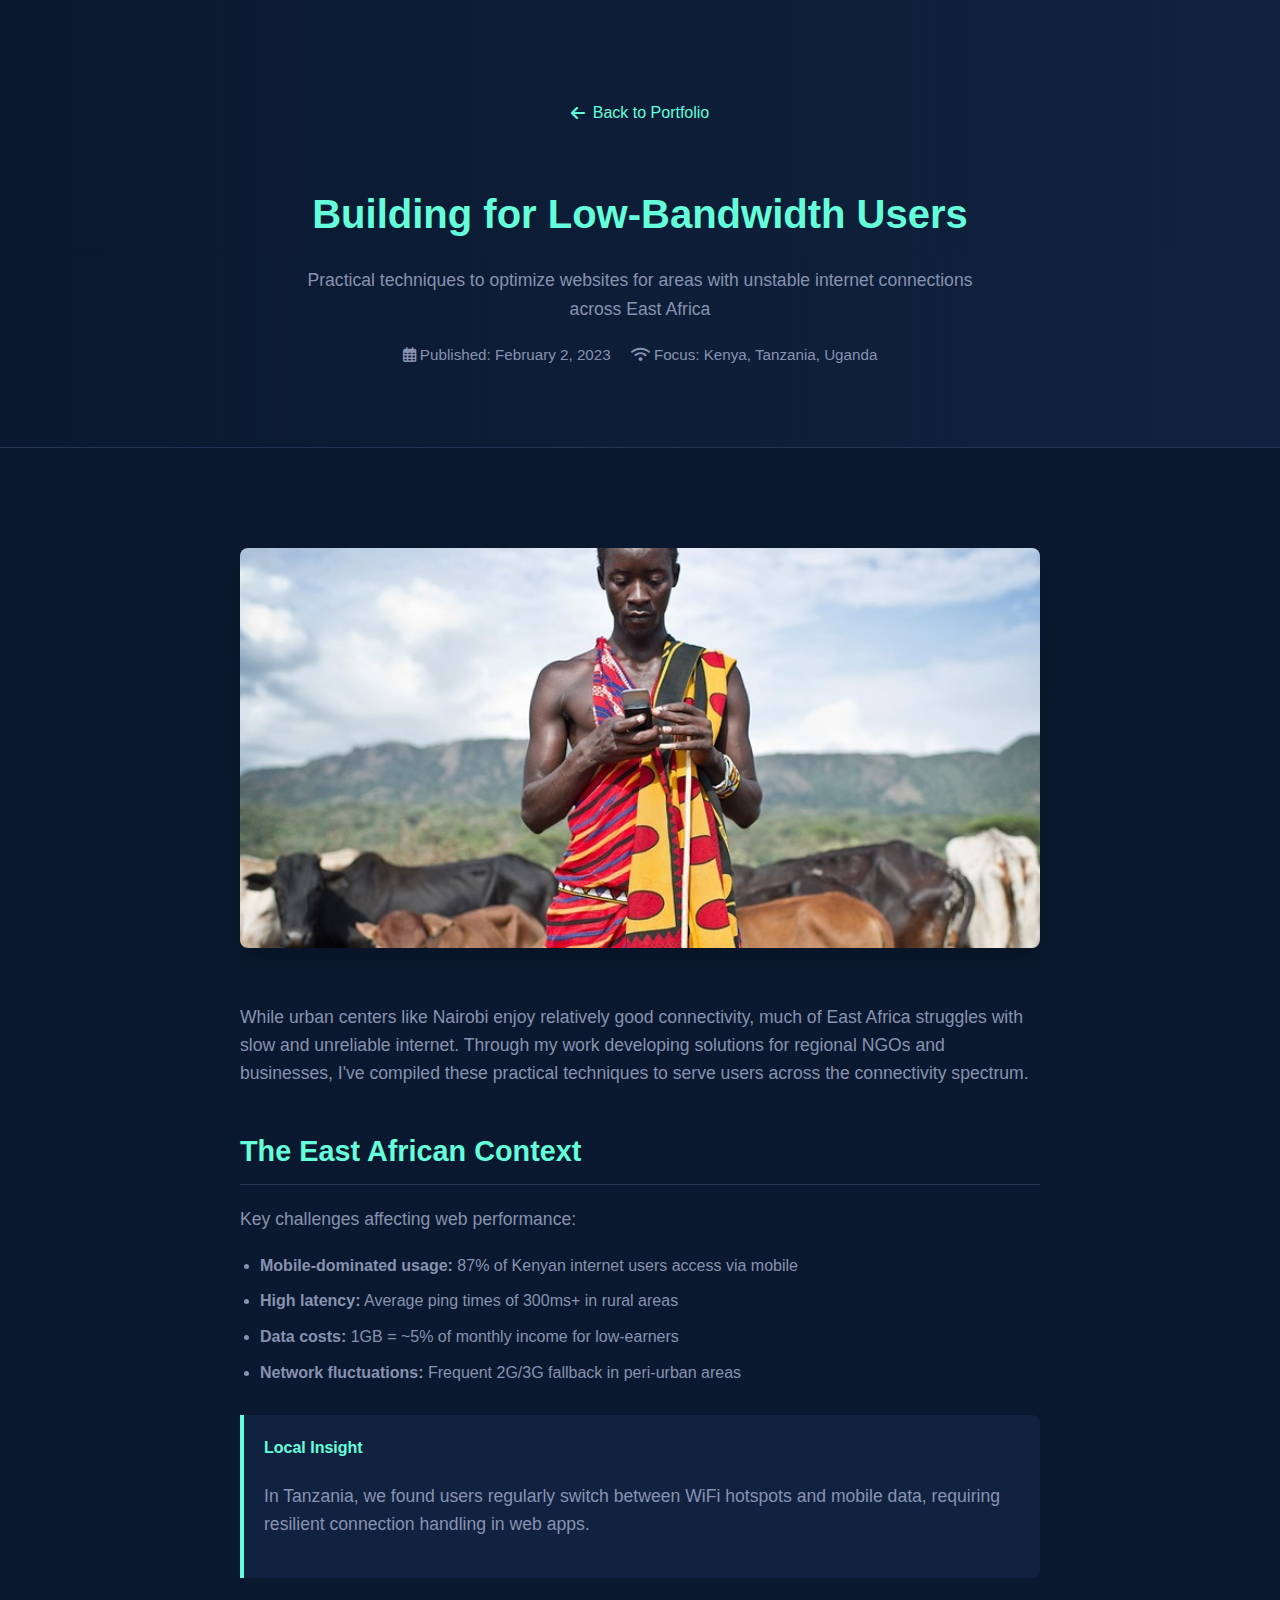
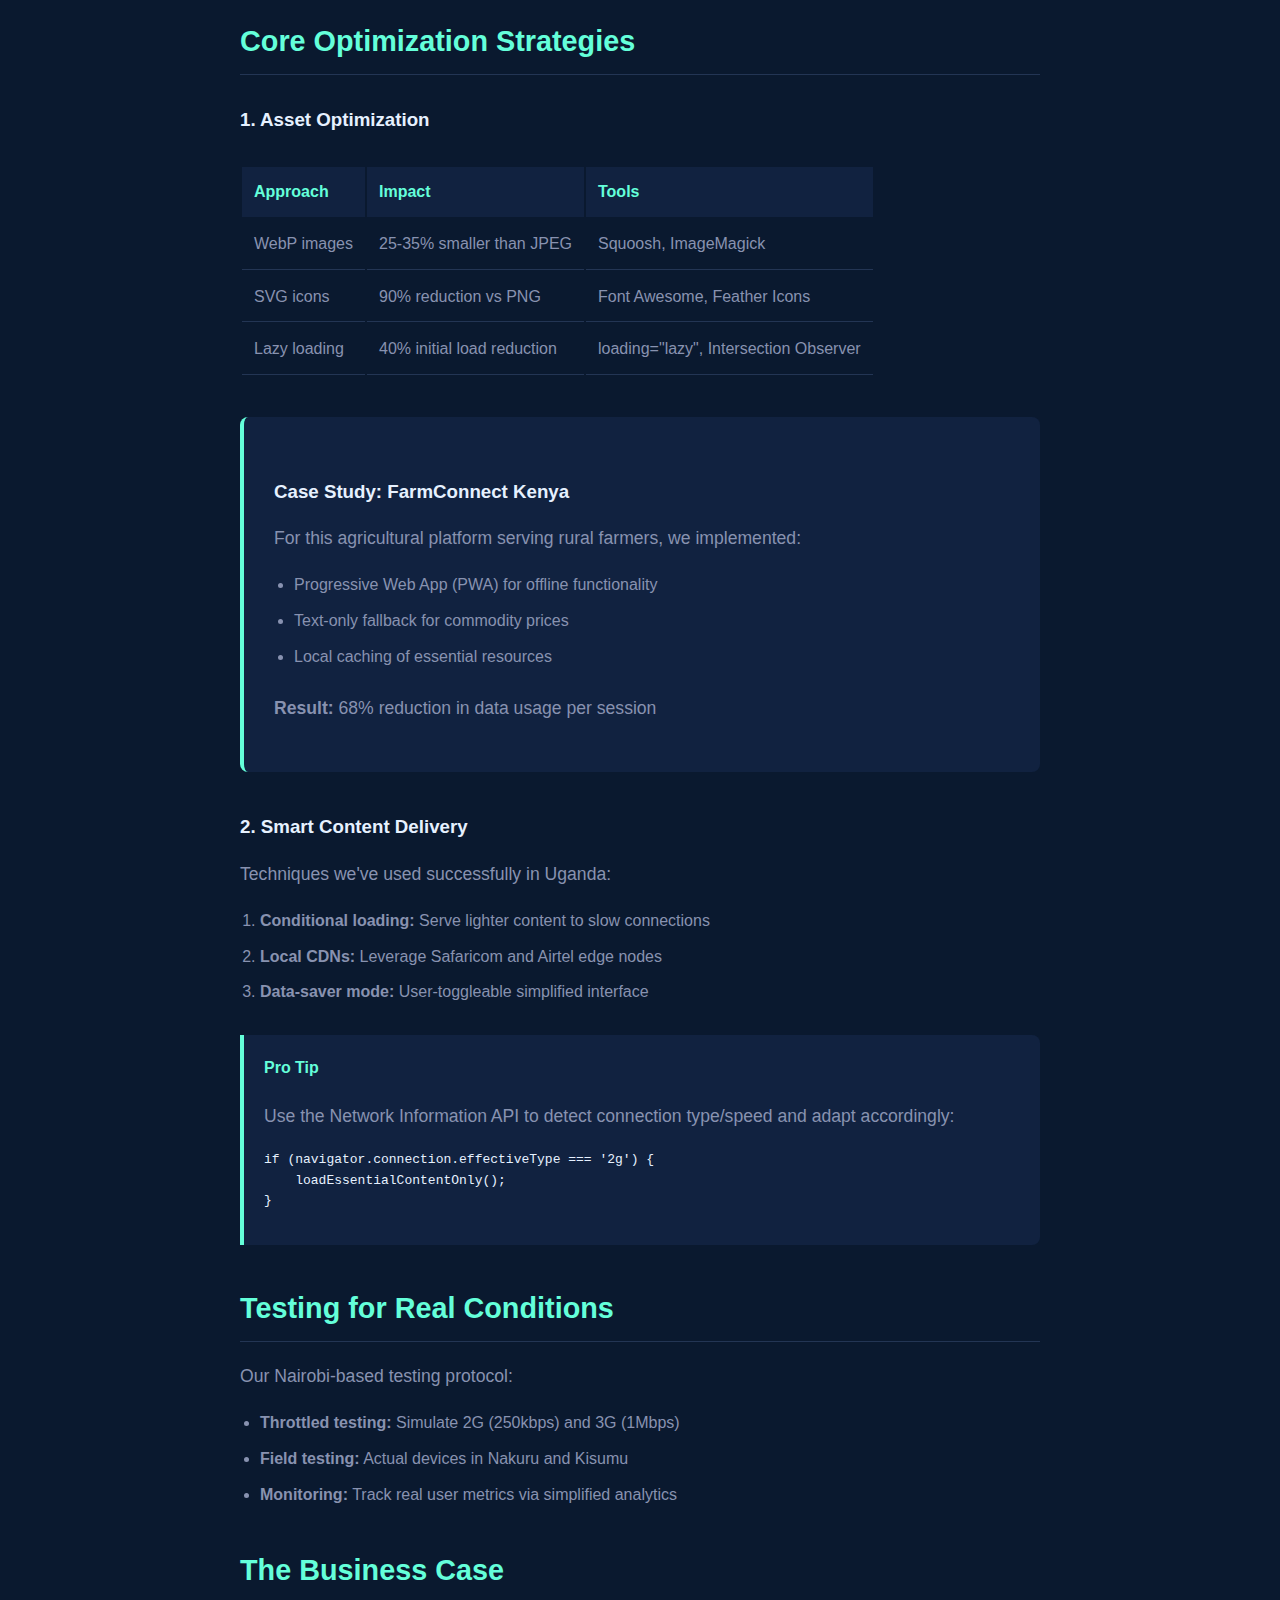
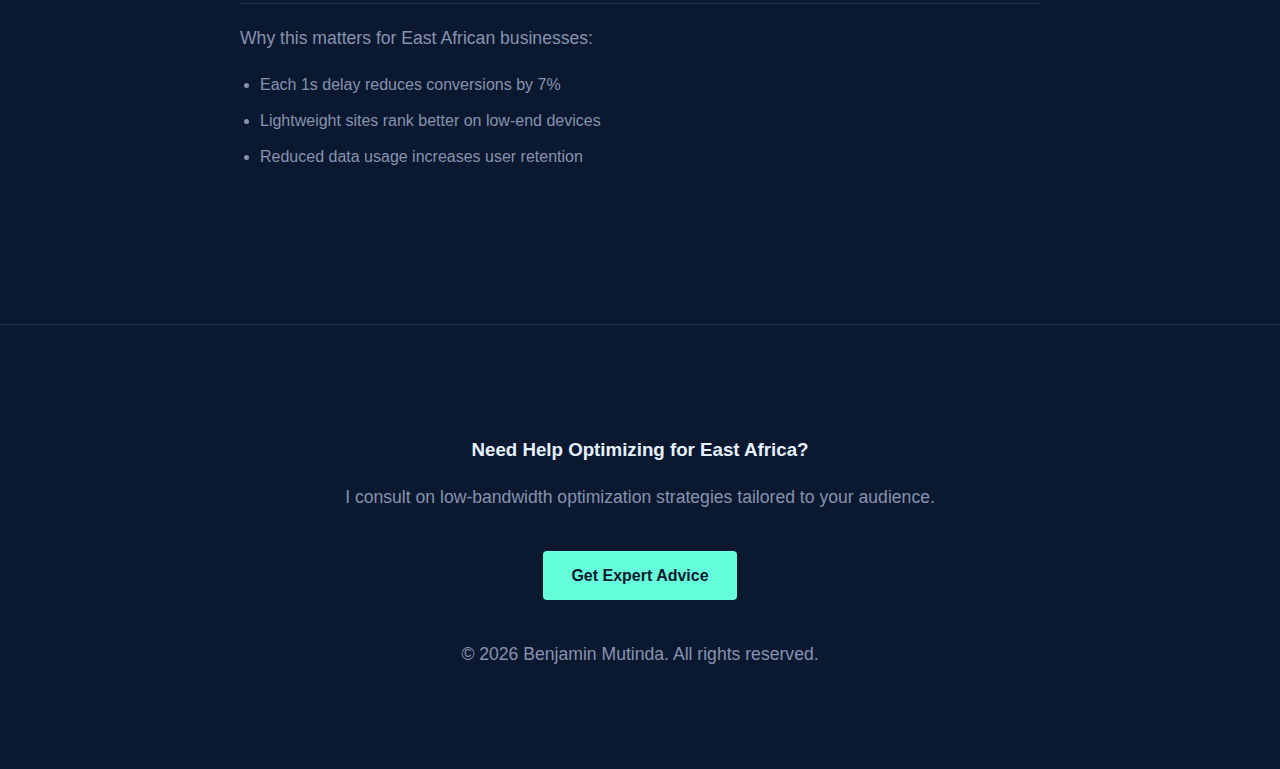
<file: low-bandwith.html>
<!DOCTYPE html>
<html lang="en">
<head>
    <meta charset="UTF-8">
    <meta name="viewport" content="width=device-width, initial-scale=1.0">
    <title>Building for Low-Bandwidth Users | Benjamin Mutinda</title>
    <link rel="stylesheet" href="https://cdnjs.cloudflare.com/ajax/libs/font-awesome/6.0.0-beta3/css/all.min.css">
    <style>
        :root {
            --primary-color: #0a192f;
            --secondary-color: #020c1b;
            --accent-color: #64ffda;
            --text-color: #e6f1ff;
            --text-secondary: #8892b0;
        }
        
        body {
            font-family: 'Segoe UI', Tahoma, Geneva, Verdana, sans-serif;
            line-height: 1.6;
            color: var(--text-color);
            background-color: var(--primary-color);
            margin: 0;
            padding: 0;
        }
        
        .container {
            width: 85%;
            max-width: 1200px;
            margin: 0 auto;
            padding: 40px 0;
        }
        
        /* Header Styles */
        .article-header {
            text-align: center;
            padding: 60px 0 40px;
            background: linear-gradient(to right, #0a192f, #112240);
            border-bottom: 1px solid #233554;
        }
        
        .back-link {
            display: inline-flex;
            align-items: center;
            gap: 8px;
            color: var(--accent-color);
            margin-bottom: 30px;
            text-decoration: none;
            transition: gap 0.3s ease;
        }
        
        .back-link:hover {
            gap: 12px;
        }
        
        .article-title {
            font-size: 2.5rem;
            margin-bottom: 20px;
            color: var(--accent-color);
        }
        
        .article-subtitle {
            color: var(--text-secondary);
            max-width: 700px;
            margin: 0 auto;
            font-size: 1.1rem;
        }
        
        .article-meta {
            color: var(--text-secondary);
            display: flex;
            justify-content: center;
            gap: 20px;
            font-size: 0.95rem;
            margin-top: 20px;
        }
        
        /* Article Content Styles */
        .article-content {
            max-width: 800px;
            margin: 0 auto;
            padding: 30px 0;
        }
        
        .article-image {
            width: 100%;
            height: 400px;
            object-fit: cover;
            border-radius: 8px;
            margin: 30px 0;
            box-shadow: 0 10px 20px rgba(0,0,0,0.2);
        }
        
        h2 {
            color: var(--accent-color);
            margin: 40px 0 20px;
            font-size: 1.8rem;
            border-bottom: 1px solid #233554;
            padding-bottom: 10px;
        }
        
        h3 {
            color: var(--text-color);
            margin: 30px 0 15px;
        }
        
        p {
            margin-bottom: 20px;
            color: var(--text-secondary);
            font-size: 1.1rem;
        }
        
        ul, ol {
            margin-bottom: 25px;
            padding-left: 20px;
        }
        
        li {
            margin-bottom: 10px;
            color: var(--text-secondary);
        }
        
        .tech-tip {
            background-color: #112240;
            border-left: 4px solid var(--accent-color);
            padding: 20px;
            margin: 30px 0;
            border-radius: 0 8px 8px 0;
        }
        
        .tech-tip h4 {
            color: var(--accent-color);
            margin-top: 0;
        }
        
        .case-study {
            background-color: #112240;
            padding: 30px;
            border-radius: 8px;
            margin: 40px 0;
            border-left: 4px solid var(--accent-color);
        }
        
        /* Comparison Table */
        .comparison-table {
            width: 100%;
            border-collapse: collapse;
            margin: 30px 0;
        }
        
        .comparison-table th {
            background-color: #112240;
            color: var(--accent-color);
            padding: 12px;
            text-align: left;
        }
        
        .comparison-table td {
            padding: 12px;
            border-bottom: 1px solid #233554;
            color: var(--text-secondary);
        }
        
        .comparison-table tr:hover {
            background-color: rgba(100, 255, 218, 0.05);
        }
        
        /* Footer Styles */
        .article-footer {
            text-align: center;
            padding: 40px 0;
            border-top: 1px solid #233554;
            margin-top: 60px;
        }
        
        .cta-button {
            display: inline-block;
            background-color: var(--accent-color);
            color: var(--primary-color);
            padding: 12px 28px;
            border-radius: 4px;
            font-weight: 600;
            text-decoration: none;
            margin-top: 20px;
            transition: all 0.3s ease;
        }
        
        .cta-button:hover {
            transform: translateY(-3px);
            box-shadow: 0 5px 15px rgba(100, 255, 218, 0.3);
        }
        
        /* Responsive Design */
        @media (max-width: 768px) {
            .container {
                width: 90%;
            }
            
            .article-title {
                font-size: 2rem;
            }
            
            .article-subtitle {
                font-size: 1rem;
            }
            
            .article-image {
                height: 250px;
            }
            
            .article-meta {
                flex-direction: column;
                gap: 10px;
            }
            
            .comparison-table {
                display: block;
                overflow-x: auto;
            }
        }
    </style>
</head>
<body>
    <!-- Article Header -->
    <header class="article-header">
        <div class="container">
            <a href="index.html" class="back-link">
                <i class="fas fa-arrow-left"></i> Back to Portfolio
            </a>
            <h1 class="article-title">Building for Low-Bandwidth Users</h1>
            <p class="article-subtitle">Practical techniques to optimize websites for areas with unstable internet connections across East Africa</p>
            <div class="article-meta">
                <span><i class="far fa-calendar-alt"></i> Published: February 2, 2023</span>
                <span><i class="fas fa-wifi"></i> Focus: Kenya, Tanzania, Uganda</span>
            </div>
        </div>
    </header>
    
    <!-- Article Content -->
    <div class="container">
        <article class="article-content">
            <img src="img/Mobile internet users in rural East Africa.jpg" alt="Mobile internet users in rural East Africa" class="article-image">
            
            <p>While urban centers like Nairobi enjoy relatively good connectivity, much of East Africa struggles with slow and unreliable internet. Through my work developing solutions for regional NGOs and businesses, I've compiled these practical techniques to serve users across the connectivity spectrum.</p>
            
            <h2>The East African Context</h2>
            
            <p>Key challenges affecting web performance:</p>
            
            <ul>
                <li><strong>Mobile-dominated usage:</strong> 87% of Kenyan internet users access via mobile</li>
                <li><strong>High latency:</strong> Average ping times of 300ms+ in rural areas</li>
                <li><strong>Data costs:</strong> 1GB = ~5% of monthly income for low-earners</li>
                <li><strong>Network fluctuations:</strong> Frequent 2G/3G fallback in peri-urban areas</li>
            </ul>
            
            <div class="tech-tip">
                <h4>Local Insight</h4>
                <p>In Tanzania, we found users regularly switch between WiFi hotspots and mobile data, requiring resilient connection handling in web apps.</p>
            </div>
            
            <h2>Core Optimization Strategies</h2>
            
            <h3>1. Asset Optimization</h3>
            
            <div class="comparison-table">
                <table>
                    <tr>
                        <th>Approach</th>
                        <th>Impact</th>
                        <th>Tools</th>
                    </tr>
                    <tr>
                        <td>WebP images</td>
                        <td>25-35% smaller than JPEG</td>
                        <td>Squoosh, ImageMagick</td>
                    </tr>
                    <tr>
                        <td>SVG icons</td>
                        <td>90% reduction vs PNG</td>
                        <td>Font Awesome, Feather Icons</td>
                    </tr>
                    <tr>
                        <td>Lazy loading</td>
                        <td>40% initial load reduction</td>
                        <td>loading="lazy", Intersection Observer</td>
                    </tr>
                </table>
            </div>
            
            <div class="case-study">
                <h3>Case Study: FarmConnect Kenya</h3>
                <p>For this agricultural platform serving rural farmers, we implemented:</p>
                <ul>
                    <li>Progressive Web App (PWA) for offline functionality</li>
                    <li>Text-only fallback for commodity prices</li>
                    <li>Local caching of essential resources</li>
                </ul>
                <p><strong>Result:</strong> 68% reduction in data usage per session</p>
            </div>
            
            <h3>2. Smart Content Delivery</h3>
            
            <p>Techniques we've used successfully in Uganda:</p>
            
            <ol>
                <li><strong>Conditional loading:</strong> Serve lighter content to slow connections</li>
                <li><strong>Local CDNs:</strong> Leverage Safaricom and Airtel edge nodes</li>
                <li><strong>Data-saver mode:</strong> User-toggleable simplified interface</li>
            </ol>
            
            <div class="tech-tip">
                <h4>Pro Tip</h4>
                <p>Use the Network Information API to detect connection type/speed and adapt accordingly:</p>
                <pre><code>if (navigator.connection.effectiveType === '2g') {
    loadEssentialContentOnly();
}</code></pre>
            </div>
            
            <h2>Testing for Real Conditions</h2>
            
            <p>Our Nairobi-based testing protocol:</p>
            
            <ul>
                <li><strong>Throttled testing:</strong> Simulate 2G (250kbps) and 3G (1Mbps)</li>
                <li><strong>Field testing:</strong> Actual devices in Nakuru and Kisumu</li>
                <li><strong>Monitoring:</strong> Track real user metrics via simplified analytics</li>
            </ul>
            
            <h2>The Business Case</h2>
            
            <p>Why this matters for East African businesses:</p>
            
            <ul>
                <li>Each 1s delay reduces conversions by 7%</li>
                <li>Lightweight sites rank better on low-end devices</li>
                <li>Reduced data usage increases user retention</li>
            </ul>
        </article>
    </div>
    
    <!-- Article Footer -->
    <footer class="article-footer">
        <div class="container">
            <h3>Need Help Optimizing for East Africa?</h3>
            <p>I consult on low-bandwidth optimization strategies tailored to your audience.</p>
            <a href="index.html#contact" class="cta-button">Get Expert Advice</a>
            <div style="margin-top: 40px; color: var(--text-secondary);">
                <p>&copy; <span id="current-year"></span> Benjamin Mutinda. All rights reserved.</p>
            </div>
        </div>
    </footer>

    <script>
        // Auto-update copyright year
        document.getElementById('current-year').textContent = new Date().getFullYear();
    </script>
</body>
</html>
</file>
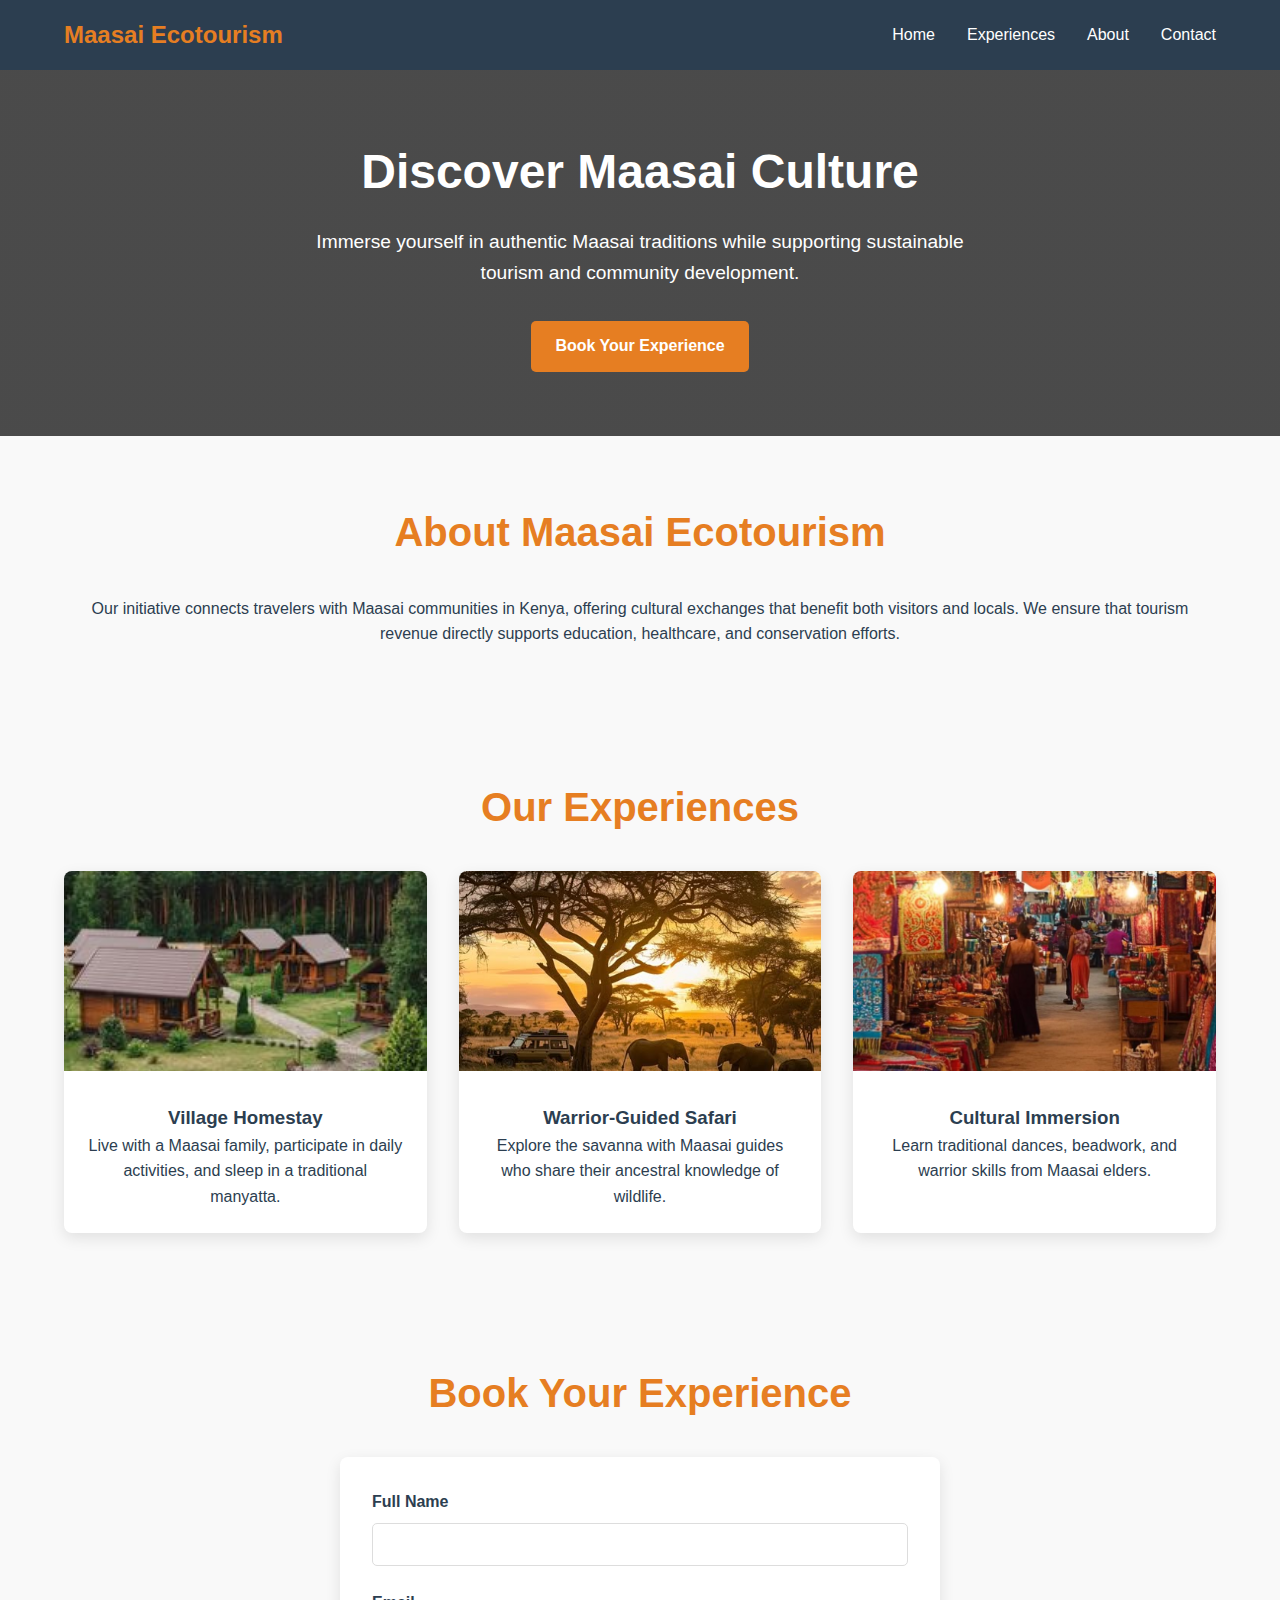
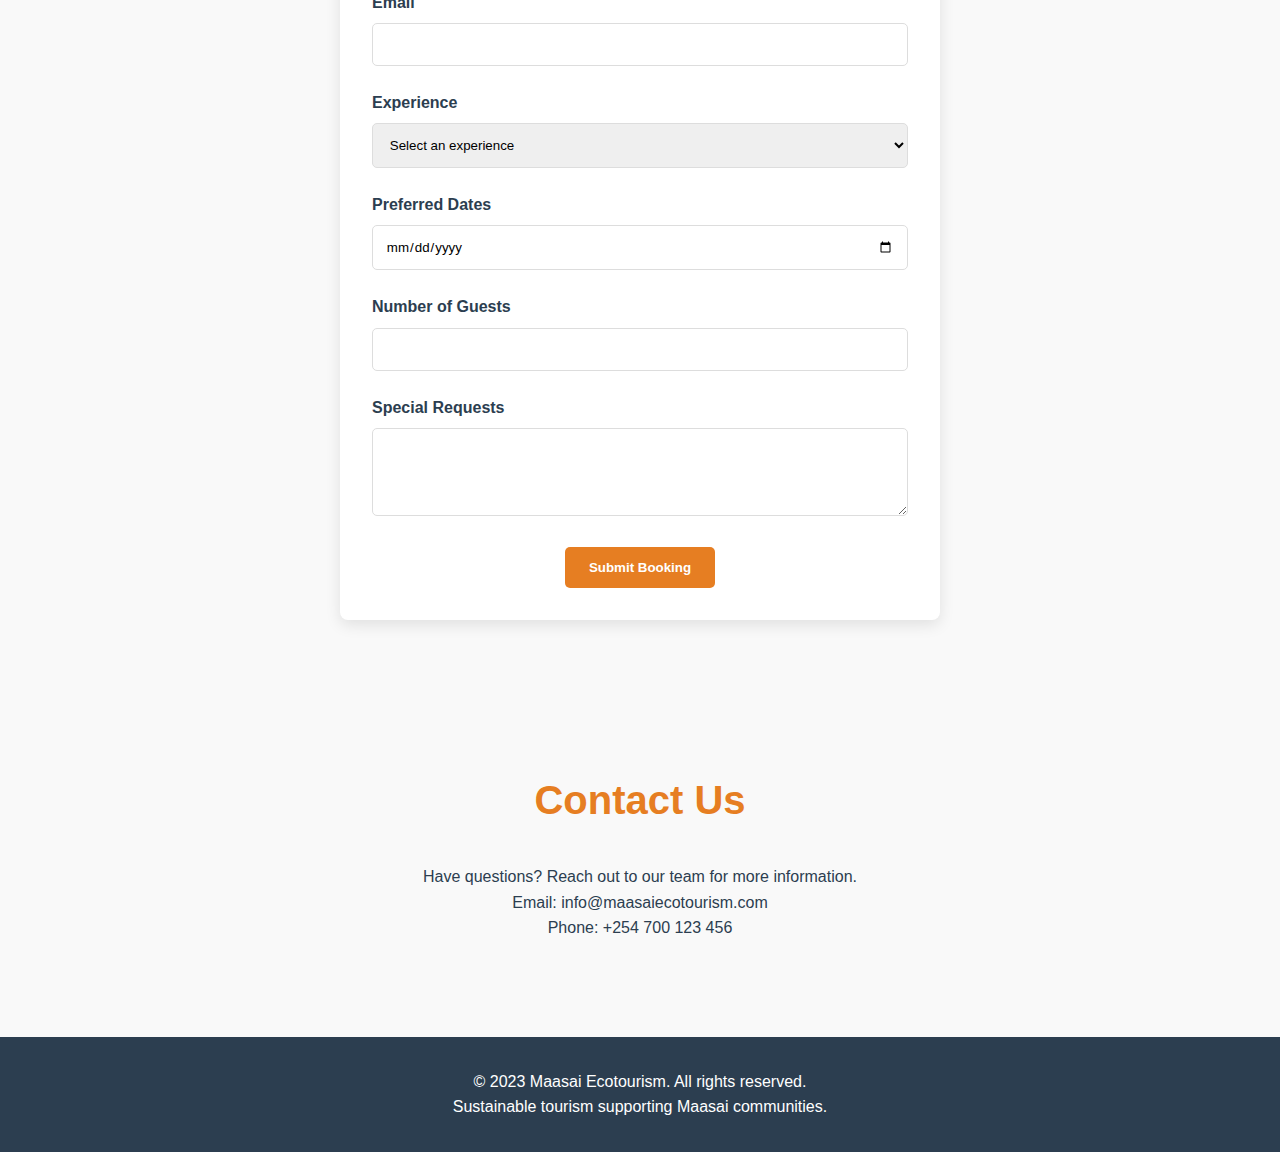
<file: masai_ecotourism.html>
<!DOCTYPE html>
<html lang="en">
<head>
  <meta charset="UTF-8" />
  <meta name="viewport" content="width=device-width, initial-scale=1.0"/>
  <title>Maasai Ecotourism - Authentic Cultural Experiences</title>
  <style>
    :root {
      --primary: #e67e22;
      --secondary: #d35400;
      --dark: #2c3e50;
      --light: #ecf0f1;
    }
    * {
      margin: 0;
      padding: 0;
      box-sizing: border-box;
      font-family: 'Segoe UI', Tahoma, Geneva, Verdana, sans-serif;
    }
    body {
      line-height: 1.6;
      color: var(--dark);
      background-color: #f9f9f9;
    }
    header {
      background: linear-gradient(rgba(0,0,0,0.7), rgba(0,0,0,0.7)),
      url('https://images.unsplash.com/photo-1516026672322-bc52d61a55a5') center/cover;
      color: white;
      text-align: center;
      padding: 4rem 1rem;
    }
    nav {
      display: flex;
      justify-content: space-between;
      align-items: center;
      padding: 1rem 5%;
      background-color: var(--dark);
      color: white;
      position: sticky;
      top: 0;
      z-index: 100;
    }
    .logo {
      font-weight: bold;
      font-size: 1.5rem;
      color: var(--primary);
    }
    .nav-links {
      display: flex;
      gap: 2rem;
    }
    .nav-links a {
      color: white;
      text-decoration: none;
      transition: color 0.3s;
    }
    .nav-links a:hover {
      color: var(--primary);
    }
    .hero h1 {
      font-size: 3rem;
      margin-bottom: 1rem;
    }
    .hero p {
      font-size: 1.2rem;
      max-width: 700px;
      margin: 0 auto 2rem;
    }
    .btn {
      display: inline-block;
      background: var(--primary);
      color: white;
      padding: 0.8rem 1.5rem;
      border: none;
      border-radius: 5px;
      text-decoration: none;
      font-weight: bold;
      transition: background 0.3s;
    }
    .btn:hover {
      background: var(--secondary);
    }
    section {
      padding: 4rem 5%;
      text-align: center;
    }
    .section-title {
      font-size: 2.5rem;
      margin-bottom: 2rem;
      color: var(--primary);
    }
    .experiences {
      display: grid;
      grid-template-columns: repeat(auto-fit, minmax(300px, 1fr));
      gap: 2rem;
      margin-top: 2rem;
    }
    .experience-card {
      background: white;
      border-radius: 8px;
      overflow: hidden;
      box-shadow: 0 5px 15px rgba(0,0,0,0.1);
      transition: transform 0.3s;
    }
    .experience-card:hover {
      transform: translateY(-10px);
    }
    .experience-card img {
      width: 100%;
      height: 200px;
      object-fit: cover;
    }
    .card-content {
      padding: 1.5rem;
    }
    .booking-form {
      max-width: 600px;
      margin: 0 auto;
      background: white;
      padding: 2rem;
      border-radius: 8px;
      box-shadow: 0 5px 15px rgba(0,0,0,0.1);
    }
    .form-group {
      margin-bottom: 1.5rem;
      text-align: left;
    }
    .form-group label {
      display: block;
      margin-bottom: 0.5rem;
      font-weight: bold;
    }
    .form-group input, .form-group select, .form-group textarea {
      width: 100%;
      padding: 0.8rem;
      border: 1px solid #ddd;
      border-radius: 5px;
    }
    footer {
      background: var(--dark);
      color: white;
      text-align: center;
      padding: 2rem;
      margin-top: 2rem;
    }
    @media (max-width: 768px) {
      .nav-links {
        display: none;
      }
      .hero h1 {
        font-size: 2rem;
      }
    }
  </style>
</head>
<body>

<nav>
  <div class="logo">Maasai Ecotourism</div>
  <div class="nav-links">
    <a href="#home">Home</a>
    <a href="#experiences">Experiences</a>
    <a href="#about">About</a>
    <a href="#contact">Contact</a>
  </div>
</nav>

<header id="home" class="hero">
  <h1>Discover Maasai Culture</h1>
  <p>Immerse yourself in authentic Maasai traditions while supporting sustainable tourism and community development.</p>
  <a href="#booking" class="btn">Book Your Experience</a>
</header>

<section id="about">
  <h2 class="section-title">About Maasai Ecotourism</h2>
  <p>Our initiative connects travelers with Maasai communities in Kenya, offering cultural exchanges that benefit both visitors and locals. We ensure that tourism revenue directly supports education, healthcare, and conservation efforts.</p>
</section>

<section id="experiences">
  <h2 class="section-title">Our Experiences</h2>
  <div class="experiences">
    <div class="experience-card">
      <img src="img/villagestay.jpg" alt="Village Stay">
      <div class="card-content">
        <h3>Village Homestay</h3>
        <p>Live with a Maasai family, participate in daily activities, and sleep in a traditional manyatta.</p>
      </div>
    </div>
    <div class="experience-card">
      <img src="img/wildlife sfari.jpg" alt="Wildlife Safari">
      <div class="card-content">
        <h3>Warrior-Guided Safari</h3>
        <p>Explore the savanna with Maasai guides who share their ancestral knowledge of wildlife.</p>
      </div>
    </div>
    <div class="experience-card">
      <img src="img/actvities.jpg" alt="Cultural Activities">
      <div class="card-content">
        <h3>Cultural Immersion</h3>
        <p>Learn traditional dances, beadwork, and warrior skills from Maasai elders.</p>
      </div>
    </div>
  </div>
</section>

<section id="booking">
  <h2 class="section-title">Book Your Experience</h2>
  <form class="booking-form" id="bookingForm">
    <div class="form-group">
      <label for="name">Full Name</label>
      <input type="text" id="name" name="name" required>
    </div>

    <div class="form-group">
      <label for="email">Email</label>
      <input type="email" id="email" name="email" required>
    </div>

    <div class="form-group">
      <label for="experience">Experience</label>
      <select id="experience" name="experience" required>
        <option value="">Select an experience</option>
        <option value="homestay">Village Homestay (3 days)</option>
        <option value="safari">Warrior-Guided Safari (1 day)</option>
        <option value="cultural">Cultural Immersion (2 days)</option>
        <option value="custom">Custom Package</option>
      </select>
    </div>

    <div class="form-group">
      <label for="date">Preferred Dates</label>
      <input type="date" id="date" name="date" required>
    </div>

    <div class="form-group">
      <label for="guests">Number of Guests</label>
      <input type="number" id="guests" name="guests" min="1" max="10" required>
    </div>

    <div class="form-group">
      <label for="message">Special Requests</label>
      <textarea id="message" name="message" rows="4"></textarea>
    </div>

    <button type="submit" class="btn">Submit Booking</button>
  </form>
  <div id="responseMessage" style="margin-top: 20px; font-weight: bold;"></div>
</section>

<section id="contact">
  <h2 class="section-title">Contact Us</h2>
  <p>Have questions? Reach out to our team for more information.</p>
  <p>Email: info@maasaiecotourism.com</p>
  <p>Phone: +254 700 123 456</p>
</section>

<footer>
  <p>&copy; 2023 Maasai Ecotourism. All rights reserved.</p>
  <p>Sustainable tourism supporting Maasai communities.</p>
</footer>

<script>
document.getElementById('bookingForm').addEventListener('submit', function(e) {
  e.preventDefault();
  const form = e.target;
  const formData = new FormData(form);

  fetch('process_booking.php', {
    method: 'POST',
    body: formData
  })
  .then(res => res.text())
  .then(response => {
    document.getElementById('responseMessage').innerHTML = response;
    form.reset();
  })
  .catch(err => {
    console.error(err);
    document.getElementById('responseMessage').innerHTML = 'Something went wrong. Please try again.';
  });
});
</script>

</body>
</html>
</file>
<file: file.css>
/* Hero Section Styles */
:root {
    --primary-color: #0a192f; /* Dark blue */
    --secondary-color: #000000; /* Black */
    --accent-color: #64ffda; /* Teal accent */
    --text-color: #e6f1ff;
    --text-secondary: #8892b0;
}

* {
    margin: 0;
    padding: 0;
    box-sizing: border-box;
    font-family: 'Segoe UI', Tahoma, Geneva, Verdana, sans-serif;
}

body {
    background-color: var(--primary-color);
    color: var(--text-color);
    overflow-x: hidden;
}

/* Navigation */
nav {
  display: flex;
  justify-content: space-between;
  align-items: center;
  padding: 15px 20px; /* Reduced padding for more central layout */
  position: fixed;
  width: 86%;
  top: 0;
  z-index: 1000;
  background-color: var(--primary-color);
  transition: all 0.3s ease;
  color: #0a66c2;
  font-size: larger;
}

.nav-links {
  display: flex;
  list-style: none;
  gap: 10px; /* Even spacing between links */
}

.logo {
    font-size: 1.8rem;
    font-weight: 700;
    color: var(--text-color);
}

.logo span {
    color: var(--accent-color);
}

.nav-links {
    display: flex;
    list-style: none;
    margin-left: auto;
}

.nav-links li {
    margin-left: 60px;
}

.nav-links a {
    font-weight: 500;
    transition: color 0.3s ease;
    position: relative;
    text-decoration: none;
    color: var(--text-color);
}

.nav-links a:hover {
    color: var(--accent-color);
}


/* Hero Content */
#hero {
    height: 100vh;
    display: flex;
    align-items: center;
    padding: 0 10%;
    padding-top: 80px;
}

.hero-content {
    display: flex;
    justify-content: space-between;
    align-items: center;
    width: 100%;
}

.hero-text {
    flex: 1;
    max-width: 600px;
}

.hero-text h1 {
    font-size: 2.8rem;
    margin-bottom: 20px;
    line-height: 1.2;
}

.hero-text h1 span {
    color: var(--accent-color);
}

.hero-text h2 {
    font-size: 1.5rem;
    margin-bottom: 15px;
    color: var(--text-secondary);
    font-weight: 400;
}

.hero-text p {
    font-size: 1.1rem;
    margin-bottom: 30px;
    color: var(--text-secondary);
}

.cta-buttons {
    display: flex;
    gap: 20px;
}

.btn {
    display: inline-block;
    padding: 12px 28px;
    background-color: var(--accent-color);
    color: var(--primary-color);
    border-radius: 4px;
    font-weight: 600;
    transition: all 0.3s ease;
}

.btn:hover {
    background-color: #52d6c2;
    transform: translateY(-3px);
    box-shadow: 0 5px 15px rgba(100, 255, 218, 0.3);
}

.btn-outline {
    background-color: transparent;
    border: 1px solid var(--accent-color);
    color: var(--accent-color);
}

.btn-outline:hover {
    background-color: rgba(100, 255, 218, 0.1);
}

.hero-image {
    flex: 1;
    display: flex;
    justify-content: flex-end;
}

.hero-image img {
    width: 350px;
    height: 350px;
    border-radius: 50%;
    object-fit: cover;
    border: 5px solid var(--accent-color);
    box-shadow: 0 0 30px rgba(100, 255, 218, 0.3);
}

/* Mobile Responsiveness */
@media (max-width: 768px) {
    .hero-content {
        flex-direction: column-reverse;
        text-align: center;
        gap: 40px;
    }

    .hero-text {
        max-width: 100%;
    }

    .cta-buttons {
        justify-content: center;
    }

    .hero-image img {
        width: 250px;
        height: 250px;
    }

    .nav-links {
        display: none;
    }
}
/* About Section Styles */
.section {
    padding: 100px 0;
}

.container {
    width: 85%;
    max-width: 1200px;
    margin: 0 auto;
}

.section-title {
    font-size: 2.5rem;
    text-align: center;
    margin-bottom: 60px;
    position: relative;
    color: var(--text-color);
}

.section-title::after {
    content: '';
    position: absolute;
    bottom: -15px;
    left: 50%;
    transform: translateX(-50%);
    width: 80px;
    height: 4px;
    background-color: var(--accent-color);
    border-radius: 2px;
}

.about-content {
    display: grid;
    grid-template-columns: 1fr 1fr;
    gap: 50px;
    align-items: center;
}

.about-text {
    color: var(--text-secondary);
    line-height: 1.7;
}

.intro {
    font-size: 1.1rem;
    margin-bottom: 30px;
    line-height: 1.8;
}

.about-text h3 {
    color: var(--accent-color);
    margin: 25px 0 15px;
    font-size: 1.4rem;
    display: flex;
    align-items: center;
    gap: 10px;
}

.edu-item {
    margin-bottom: 20px;
    padding-left: 35px;
    position: relative;
}

.edu-item h4 {
    color: var(--text-color);
    font-size: 1.1rem;
    margin-bottom: 5px;
}

.institution {
    color: var(--text-secondary);
    font-style: italic;
}

.mission-list {
    list-style: none;
    margin-top: 15px;
}

.mission-list li {
    margin-bottom: 10px;
    padding-left: 30px;
    position: relative;
}

.mission-list i {
    color: var(--accent-color);
    position: absolute;
    left: 0;
    top: 5px;
}

/* Stats Cards */
.about-stats {
    display: grid;
    grid-template-columns: 1fr 1fr;
    gap: 25px;
}

.stat-card {
    background-color: var(--bg-light);
    padding: 30px;
    border-radius: 8px;
    text-align: center;
    transition: transform 0.3s ease;
}

.stat-card:hover {
    transform: translateY(-10px);
    box-shadow: 0 10px 20px rgba(0, 0, 0, 0.1);
}

.stat-icon {
    font-size: 2rem;
    color: var(--accent-color);
    margin-bottom: 15px;
}

.stat-number {
    font-size: 2.5rem;
    color: var(--text-color);
    margin-bottom: 5px;
}

.stat-text {
    color: var(--text-secondary);
}

/* Personal Info */
.personal-info {
    grid-column: span 2;
    background-color: var(--bg-light);
    padding: 30px;
    border-radius: 8px;
}

.personal-info h3 {
    color: var(--accent-color);
    margin-bottom: 20px;
    font-size: 1.4rem;
    display: flex;
    align-items: center;
    gap: 10px;
}

.info-item {
    display: flex;
    margin-bottom: 15px;
}

.info-item span {
    color: var(--accent-color);
    font-weight: 600;
    min-width: 100px;
}

/* Responsive Design */
@media (max-width: 992px) {
    .about-content {
        grid-template-columns: 1fr;
    }
    
    .about-stats {
        grid-template-columns: 1fr;
    }
    
    .personal-info {
        grid-column: span 1;
    }
}

@media (max-width: 768px) {
    .section {
        padding: 70px 0;
    }
    
    .section-title {
        font-size: 2rem;
        margin-bottom: 40px;
    }
    
    .info-item {
        flex-direction: column;
        gap: 5px;
    }
    
    .info-item span {
        min-width: auto;
    }
}
/* Skills Section Styles */
#skills {
    background-color: var(--primary-color);
}

.section-subtitle {
    text-align: center;
    color: var(--text-secondary);
    margin-bottom: 60px;
    font-size: 1.1rem;
    max-width: 700px;
    margin-left: auto;
    margin-right: auto;
}

.skills-container {
    display: grid;
    grid-template-columns: 1fr 1fr;
    gap: 40px;
}

.skills-column {
    background-color: var(--bg-light);
    padding: 30px;
    border-radius: 8px;
    box-shadow: 0 5px 15px rgba(0, 0, 0, 0.1);
}

.skills-header {
    display: flex;
    align-items: center;
    gap: 15px;
    margin-bottom: 30px;
    color: var(--accent-color);
}

.skills-header i {
    font-size: 1.8rem;
}

.skills-header h3 {
    font-size: 1.5rem;
    margin: 0;
}

.skill-category {
    margin-bottom: 30px;
}

.skill-category h4 {
    display: flex;
    align-items: center;
    gap: 10px;
    color: var(--text-color);
    margin-bottom: 20px;
    font-size: 1.2rem;
}

.skill-category i {
    color: var(--accent-color);
    font-size: 1.2rem;
}

.skill-item {
    margin-bottom: 20px;
}

.skill-info {
    display: flex;
    justify-content: space-between;
    margin-bottom: 8px;
    color: var(--text-secondary);
    font-size: 0.95rem;
}

.skill-bar {
    width: 100%;
    height: 8px;
    background-color: var(--secondary-color);
    border-radius: 4px;
    overflow: hidden;
}

.skill-progress {
    height: 100%;
    background-color: var(--accent-color);
    border-radius: 4px;
    transition: width 1s ease-in-out;
}

.skills-note {
    background-color: var(--bg-light);
    padding: 20px;
    border-radius: 8px;
    margin-top: 50px;
    display: flex;
    align-items: center;
    gap: 15px;
    border-left: 4px solid var(--accent-color);
}

.skills-note i {
    font-size: 1.8rem;
    color: var(--accent-color);
    flex-shrink: 0;
}

.skills-note p {
    margin: 0;
    color: var(--text-secondary);
}

.skills-note strong {
    color: var(--accent-color);
}

/* Responsive Design */
@media (max-width: 992px) {
    .skills-container {
        grid-template-columns: 1fr;
    }
}

@media (max-width: 768px) {
    .skill-info {
        font-size: 0.85rem;
    }
    
    .skills-note {
        flex-direction: column;
        text-align: center;
    }
    
    .skills-note i {
        margin-bottom: 10px;
    }
}
/* Portfolio Section Styles */
#portfolio {
    background-color: var(--primary-color);
}

.portfolio-filter {
    display: flex;
    justify-content: center;
    flex-wrap: wrap;
    gap: 15px;
    margin-bottom: 40px;
}

.filter-btn {
    padding: 8px 20px;
    background-color: transparent;
    color: var(--text-color);
    border: 1px solid var(--accent-color);
    border-radius: 4px;
    cursor: pointer;
    transition: all 0.3s ease;
}

.filter-btn:hover, .filter-btn.active {
    background-color: var(--accent-color);
    color: var(--primary-color);
}

.portfolio-grid {
    display: grid;
    grid-template-columns: repeat(auto-fill, minmax(300px, 1fr));
    gap: 30px;
}

.portfolio-item {
    background-color: var(--bg-light);
    border-radius: 8px;
    overflow: hidden;
    transition: transform 0.3s ease, box-shadow 0.3s ease;
}

.portfolio-item:hover {
    transform: translateY(-10px);
    box-shadow: 0 10px 20px rgba(0, 0, 0, 0.2);
}

.portfolio-img {
    position: relative;
    height: 200px;
    overflow: hidden;
}

.portfolio-img img {
    width: 100%;
    height: 100%;
    object-fit: cover;
    transition: transform 0.5s ease;
}

.portfolio-item:hover .portfolio-img img {
    transform: scale(1.1);
}

.portfolio-links {
    position: absolute;
    top: 0;
    left: 0;
    width: 100%;
    height: 100%;
    background-color: rgba(10, 25, 47, 0.8);
    display: flex;
    justify-content: center;
    align-items: center;
    gap: 20px;
    opacity: 0;
    transition: opacity 0.3s ease;
}

.portfolio-item:hover .portfolio-links {
    opacity: 1;
}

.portfolio-links a {
    color: var(--text-color);
    font-size: 1.5rem;
    width: 50px;
    height: 50px;
    border-radius: 50%;
    background-color: var(--accent-color);
    display: flex;
    justify-content: center;
    align-items: center;
    transition: all 0.3s ease;
}

.portfolio-links a:hover {
    background-color: var(--text-color);
    color: var(--accent-color);
    transform: scale(1.1);
}

.portfolio-content {
    padding: 20px;
}

.portfolio-content h3 {
    color: var(--text-color);
    margin-bottom: 10px;
    font-size: 1.3rem;
}

.portfolio-content p {
    color: var(--text-secondary);
    margin-bottom: 15px;
    font-size: 0.95rem;
    line-height: 1.6;
}

.portfolio-tech {
    display: flex;
    flex-wrap: wrap;
    gap: 10px;
}

.portfolio-tech span {
    background-color: rgba(100, 255, 218, 0.1);
    color: var(--accent-color);
    padding: 5px 10px;
    border-radius: 4px;
    font-size: 0.8rem;
}

/* Responsive Design */
@media (max-width: 768px) {
    .portfolio-grid {
        grid-template-columns: 1fr;
    }
    
    .filter-btn {
        padding: 6px 15px;
        font-size: 0.9rem;
    }
}
/* Blog Section Styles */
#blog {
    background-color: var(--bg-light);
}

.blog-grid {
    display: grid;
    grid-template-columns: repeat(auto-fill, minmax(300px, 1fr));
    gap: 30px;
    margin-top: 40px;
}

.blog-card {
    background-color: var(--primary-color);
    border-radius: 8px;
    overflow: hidden;
    transition: transform 0.3s ease;
}

.blog-card:hover {
    transform: translateY(-10px);
}

.blog-img {
    position: relative;
    height: 200px;
    overflow: hidden;
}

.blog-img img {
    width: 100%;
    height: 100%;
    object-fit: cover;
    transition: transform 0.5s ease;
}

.blog-card:hover .blog-img img {
    transform: scale(1.1);
}

.blog-date {
    position: absolute;
    top: 15px;
    left: 15px;
    background-color: var(--accent-color);
    color: var(--primary-color);
    padding: 5px 10px;
    border-radius: 4px;
    font-size: 0.8rem;
    font-weight: 600;
}

.blog-content {
    padding: 20px;
}

.blog-content h3 {
    color: var(--text-color);
    margin-bottom: 15px;
    font-size: 1.2rem;
}

.blog-content p {
    color: var(--text-secondary);
    margin-bottom: 20px;
    font-size: 0.95rem;
    line-height: 1.6;
}

.read-more {
    color: var(--accent-color);
    font-weight: 600;
    display: flex;
    align-items: center;
    gap: 5px;
    transition: gap 0.3s ease;
}

.read-more:hover {
    gap: 10px;
}

.blog-cta {
    text-align: center;
    margin-top: 50px;
    color: var(--text-secondary);
}

.medium-link {
    color: var(--accent-color);
    font-weight: 600;
    display: inline-flex;
    align-items: center;
    gap: 5px;
}

/* Testimonials Section Styles */
#testimonials {
    background-color: var(--primary-color);
}

.testimonial-grid {
    display: grid;
    grid-template-columns: repeat(auto-fill, minmax(300px, 1fr));
    gap: 30px;
    margin-top: 40px;
     img {
        width: 100px;
        height: 100px;
        max-width: 100px;
        object-fit: cover;
        border-radius: 60px; /* optional: makes corners rounded */
      }
      


}

.testimonial-card {
    background-color: var(--bg-light);
    border-radius: 8px;
}
   
    
/* ==================== */
/* Contact Section */
/* ==================== */
#contact {
    background-color: #0a192f; /* Dark blue */
    padding: 100px 0;
}

.contact-container {
    display: grid;
    grid-template-columns: 1fr 1fr;
    gap: 40px;
    margin-top: 50px;
}

.contact-card {
    background-color: #112240; /* Slightly lighter blue */
    padding: 40px;
    border-radius: 8px;
    box-shadow: 0 5px 20px rgba(0,0,0,0.2);
}

.contact-card h3, .contact-form-container h3 {
    color: #64ffda; /* Teal accent */
    font-size: 1.5rem;
    margin-bottom: 30px;
    display: flex;
    align-items: center;
    gap: 10px;
}

.contact-method {
    display: flex;
    gap: 20px;
    margin-bottom: 25px;
    align-items: center;
}

.contact-icon {
    width: 50px;
    height: 50px;
    background-color: rgba(100, 255, 218, 0.1);
    border-radius: 50%;
    display: flex;
    align-items: center;
    justify-content: center;
}

.contact-icon i {
    color: #64ffda;
    font-size: 1.2rem;
}

.contact-method h4 {
    color: #ccd6f6;
    margin-bottom: 5px;
    font-size: 1.1rem;
}

.contact-method a, .contact-method p {
    color: #8892b0;
    transition: color 0.3s ease;
}

.contact-method a:hover {
    color: #64ffda;
}

.social-section {
    margin-top: 40px;
}

.social-section h4 {
    color: #ccd6f6;
    margin-bottom: 15px;
}

.social-links {
    display: flex;
    flex-direction: column;
    gap: 15px;
}

.social-btn {
    display: flex;
    align-items: center;
    gap: 10px;
    padding: 12px 20px;
    border-radius: 4px;
    font-weight: 500;
    transition: all 0.3s ease;
}

.social-btn i {
    font-size: 1.1rem;
}

.linkedin {
    background-color: rgba(10, 102, 194, 0.1);
    color: #0a66c2;
    border: 1px solid #0a66c2;
}

.github {
    background-color: rgba(23, 21, 21, 0.1);
    color: #f0f6fc;
    border: 1px solid #f0f6fc;
}

.twitter {
    background-color: rgba(29, 161, 242, 0.1);
    color: #1da1f2;
    border: 1px solid #1da1f2;
}

.social-btn:hover {
    transform: translateY(-3px);
    box-shadow: 0 5px 15px rgba(0,0,0,0.3);
}

/* Contact Form */
.contact-form-container {
    background-color: #112240;
    padding: 40px;
    border-radius: 8px;
    box-shadow: 0 5px 20px rgba(0,0,0,0.2);
}

.contact-form {
    display: flex;
    flex-direction: column;
    gap: 25px;
}

.form-group label {
    display: block;
    color: #ccd6f6;
    margin-bottom: 8px;
    font-size: 0.95rem;
}

.form-group input,
.form-group textarea {
    width: 100%;
    padding: 12px 15px;
    background-color: #0a192f;
    border: 1px solid #233554;
    border-radius: 4px;
    color: #ccd6f6;
    font-size: 1rem;
    transition: border 0.3s ease;
}

.form-group textarea {
    height: 150px;
    resize: vertical;
}

.form-group input:focus,
.form-group textarea:focus {
    outline: none;
    border-color: #64ffda;
}

.submit-btn {
    background-color: #64ffda;
    color: #0a192f;
    padding: 15px 25px;
    border: none;
    border-radius: 4px;
    font-weight: 600;
    cursor: pointer;
    display: flex;
    align-items: center;
    justify-content: center;
    gap: 10px;
    transition: all 0.3s ease;
    margin-top: 10px;
}

.submit-btn:hover {
    background-color: #52d6c2;
    transform: translateY(-3px);
    box-shadow: 0 5px 15px rgba(100, 255, 218, 0.3);
}

/* Responsive Design */
@media (max-width: 992px) {
    .contact-container {
        grid-template-columns: 1fr;
    }
    
    .contact-card, .contact-form-container {
        padding: 30px;
    }
}

@media (max-width: 576px) {
    .contact-method {
        flex-direction: column;
        align-items: flex-start;
        gap: 10px;
    }
    
    .social-links {
        flex-direction: row;
        flex-wrap: wrap;
        
    }
    
    .social-btn {
        padding: 10px 15px;
        font-size: 0.9rem;
    }
}
/* ==================== */
/* Enhanced Footer Styles */
/* ==================== */
.copyright-footer {
    background-color: #020c1b;
    padding: 50px 0 20px;
    border-top: 1px solid #233554;
    font-size: 0.95rem;
}

.footer-content {
    display: grid;
    grid-template-columns: 2fr 1fr 1fr;
    gap: 40px;
}

.footer-brand {
    display: flex;
    flex-direction: column;
}



.tagline {
    color: #8892b0;
    margin-bottom: 20px;
    line-height: 1.5;
}

.footer-social {
    display: flex;
    gap: 15px;
    margin-top: 15px;
}

.footer-social a {
    width: 40px;
    height: 40px;
    border-radius: 50%;
    background-color: #112240;
    color: #ccd6f6;
    display: flex;
    align-items: center;
    justify-content: center;
    transition: all 0.3s ease;
}

.footer-social a:hover {
    background-color: #64ffda;
    color: #0a192f;
    transform: translateY(-3px);
}

.footer-links h4 {
    color: #ccd6f6;
    margin-bottom: 20px;
    font-size: 1.1rem;
    position: relative;
    padding-bottom: 10px;
}

.footer-links h4::after {
    content: '';
    position: absolute;
    bottom: 0;
    left: 0;
    width: 40px;
    height: 2px;
    background-color: #64ffda;
}

.footer-links ul {
    list-style: none;
}

.footer-links li {
    margin-bottom: 12px;
}

.footer-links a {
    color: #8892b0;
    transition: color 0.3s ease;
    display: flex;
    align-items: center;
    gap: 8px;
}

.footer-links a:hover {
    color: #64ffda;
}

.footer-links i {
    font-size: 0.7rem;
    color: #64ffda;
}

.legal-info {
    display: flex;
    flex-direction: column;
    justify-content: space-between;
}

.copyright-notice {
    margin-bottom: 20px;
}

.copyright-notice p {
    color: #8892b0;
    margin-bottom: 10px;
}


.policy-links {
    display: flex;
    flex-wrap: wrap;
    gap: 15px;
    margin-bottom: 25px;
}

.policy-links a {
    color: #64ffda;
    transition: color 0.3s ease;
    font-size: 0.9rem;
    display: flex;
    align-items: center;
    gap: 5px;
}

.policy-links a:hover {
    text-decoration: underline;
}

.policy-links i {
    font-size: 0.8rem;
}

}

/* Responsive Design */
@media (max-width: 992px) {
    .footer-content {
        grid-template-columns: 1fr 1fr;
    }
    
    .legal-info {
        grid-column: span 2;
        flex-direction: row;
        flex-wrap: wrap;
        gap: 20px;
    }
    
    .back-to-top {
        margin-top: 0;
    }
}

@media (max-width: 576px) {
    .footer-content {
        grid-template-columns: 1fr;
    }
    
    .legal-info {
        grid-column: span 1;
    }
    
    .footer-social {
        justify-content: center;
    }
    
    .footer-links {
        margin-top: 30px;
    }
}
.logo {
    display: flex;
    align-items: center;
    gap: 10px; /* space between image and name */
    font-size: 1.5rem;
    font-weight: bold;
  }
  
  .logo-img {
    height: 40px;
    width: auto;
  }
</file>
